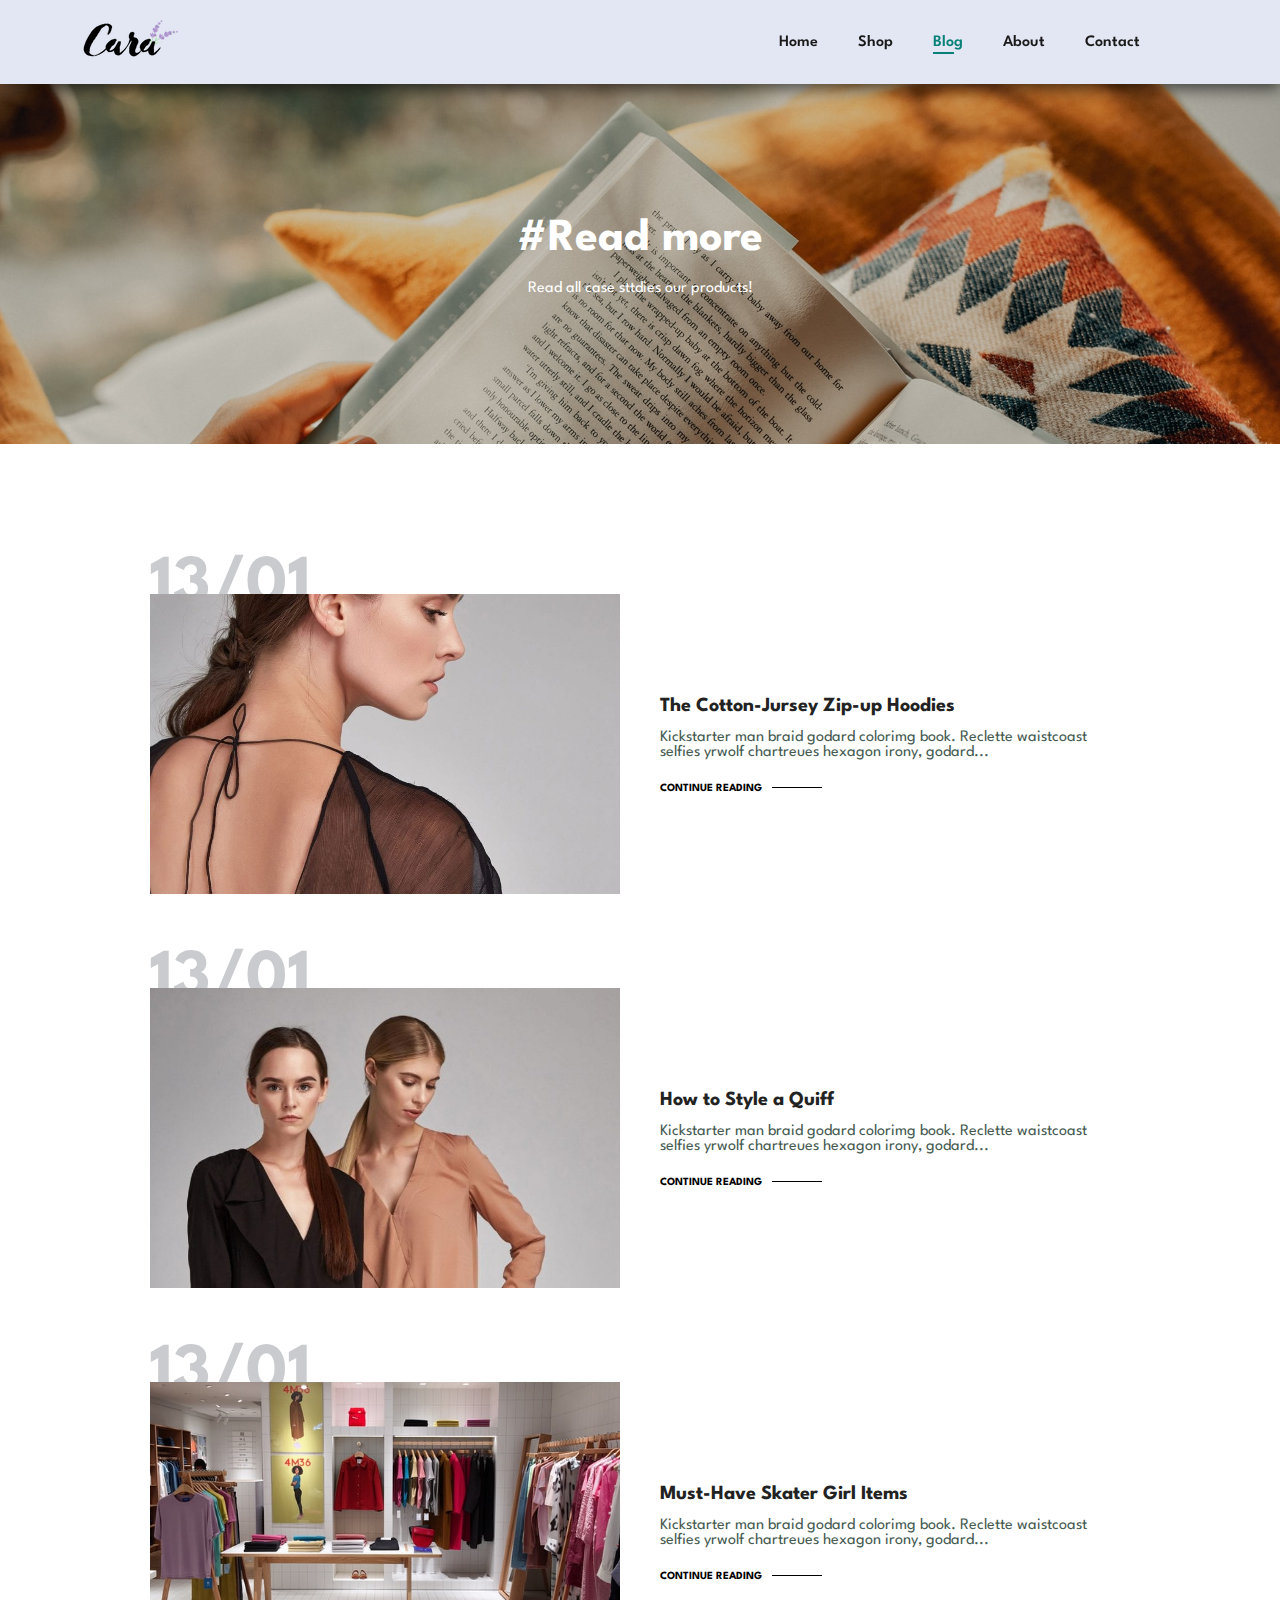
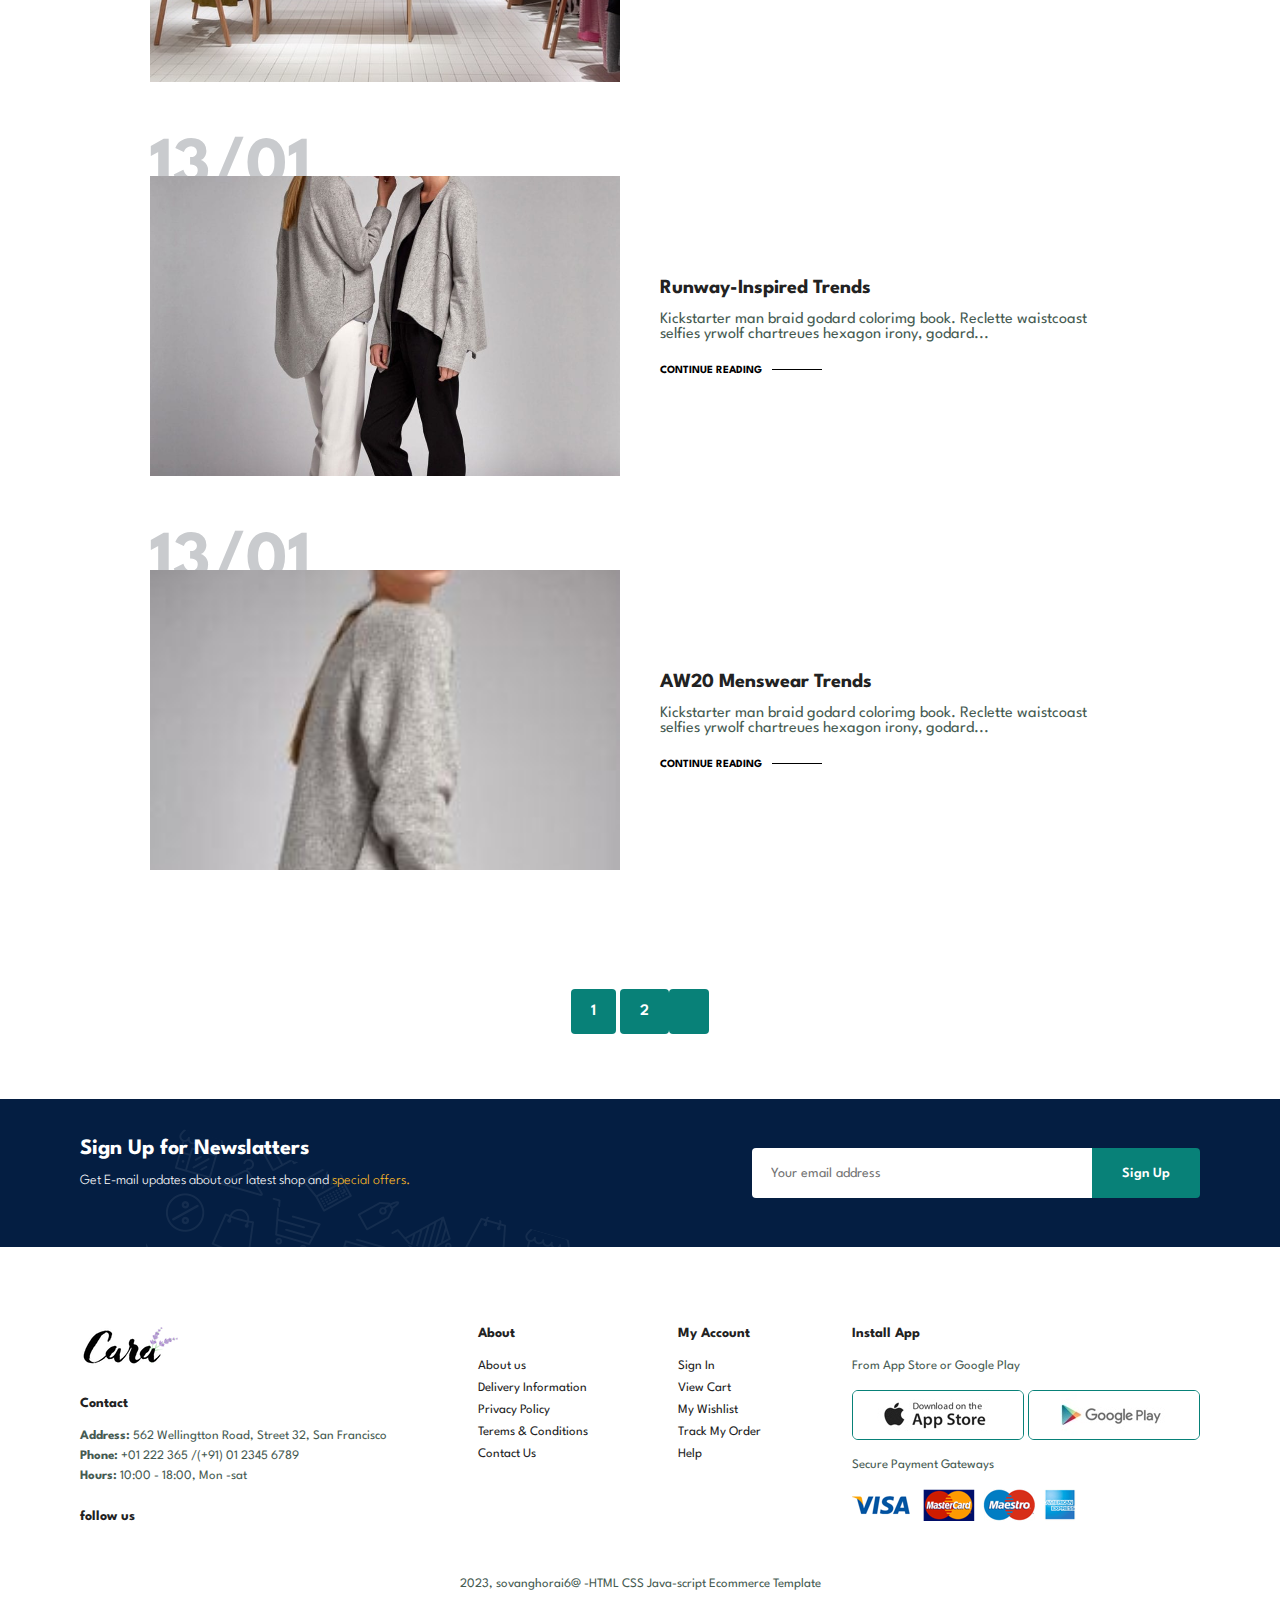
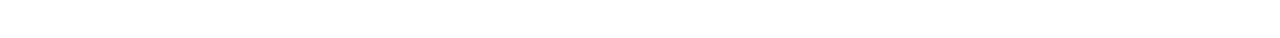
<file: blog.html>
<!DOCTYPE html>
<html lang="en">

<head>
    <meta charset="UTF-8">
    <meta name="viewport" content="width=device-width, initial-scale=1.0">
    <title>Document</title>
    <link rel="stylesheet" href="style.css">
    <link rel="stylesheet" href="https://cdnjs.cloudflare.com/ajax/libs/font-awesome/6.4.2/css/all.min.css"
        integrity="sha512-z3gLpd7yknf1YoNbCzqRKc4qyor8gaKU1qmn+CShxbuBusANI9QpRohGBreCFkKxLhei6S9CQXFEbbKuqLg0DA=="
        crossorigin="anonymous" referrerpolicy="no-referrer" />
</head>

<body>
    <!-- Header-Section -->
    <section id="header">
        <a href="#"><img src="img/logo.png" alt="logo" class="logo"></a>
        <div>
            <ul id="navbar">
                <li><a href="index.html">Home</a></li>
                <li><a href="shop.html">Shop</a></li>
                <li><a class="active" href="blog.html">Blog</a></li>
                <li><a href="about.html">About</a></li>
                <li><a href="contact.html">Contact</a></li>
                <li id="lg-bag"><a href="card.html"><i class="fa-solid fa-bag-shopping"></i></a></li>
                <a href="#" id="close"><i class="fa-solid fa-xmark"></i></a>
            </ul>
        </div>
        <div id="mobile">
            <a href="card.html"><i class="fa-solid fa-bag-shopping"></i></a>
            <i id="bar" class="fas fa-outdent"></i>
        </div>
    </section>

    <!-- Hero-Section -->
    <section id="page-header" class="blog-header">

        <h2>#Read more</h2>

        <p>Read all case sttdies our products! </p>

    </section>

    <!-- Blog-containe -->
    <section id="blog">
        <div class="blog-box">
            <div class="blog-img">
                <img src="img/blog/b1.jpg" alt="">
            </div>
            <div class="blog-details">
                <h4>The Cotton-Jursey Zip-up Hoodies</h4>
                <p>Kickstarter man braid godard colorimg book. Reclette waistcoast selfies yrwolf chartreues hexagon
                    irony, godard...
                </p>
                <a href="#">CONTINUE READING</a>
            </div>
            <h1>13/01</h1>
        </div>
        <div class="blog-box">
            <div class="blog-img">
                <img src="img/blog/b2.jpg" alt="">
            </div>
            <div class="blog-details">
                <h4>How to Style a Quiff</h4>
                <p>Kickstarter man braid godard colorimg book. Reclette waistcoast selfies yrwolf chartreues hexagon
                    irony, godard...
                </p>
                <a href="#">CONTINUE READING</a>
            </div>
            <h1>13/01</h1>
        </div>
        <div class="blog-box">
            <div class="blog-img">
                <img src="img/blog/b3.jpg" alt="">
            </div>
            <div class="blog-details">
                <h4>Must-Have Skater Girl Items</h4>
                <p>Kickstarter man braid godard colorimg book. Reclette waistcoast selfies yrwolf chartreues hexagon
                    irony, godard...
                </p>
                <a href="#">CONTINUE READING</a>
            </div>
            <h1>13/01</h1>
        </div>
        <div class="blog-box">
            <div class="blog-img">
                <img src="img/blog/b4.jpg" alt="">
            </div>
            <div class="blog-details">
                <h4>Runway-Inspired Trends</h4>
                <p>Kickstarter man braid godard colorimg book. Reclette waistcoast selfies yrwolf chartreues hexagon
                    irony, godard...
                </p>
                <a href="#">CONTINUE READING</a>
            </div>
            <h1>13/01</h1>
        </div>
        <div class="blog-box">
            <div class="blog-img">
                <img src="img/blog/b5.jpg" alt="">
            </div>
            <div class="blog-details">
                <h4>AW20 Menswear Trends</h4>
                <p>Kickstarter man braid godard colorimg book. Reclette waistcoast selfies yrwolf chartreues hexagon
                    irony, godard...
                </p>
                <a href="#">CONTINUE READING</a>
            </div>
            <h1>13/01</h1>
        </div>
    </section>

    <!-- Pagenation -->
    <section id="pagination" class="section-p1">
        <a href="#">1</a>
        <a href="#">2</a>
        <a href="#"><i class="fa-solid fa-right-long"></i></a>
    </section>

    <!-- News Latter -->
    <section id="newsletter" class="section-p1 section-m1">
        <div class="newstext">
            <h4>Sign Up for Newslatters</h4>
            <p>Get E-mail updates about our latest shop and <span>special offers.</span></p>
        </div>
        <div class="form">
            <input type="text" placeholder="Your email address">
            <button class="normal">Sign Up</button>
        </div>
    </section>

    <!-- footer -->

    <footer class="section-p1">
        <div class="col">
            <img class="logo" src="img/logo.png" alt="logo">
            <h4>Contact</h4>
            <p><strong>Address: </strong> 562 Wellingtton Road, Street 32, San Francisco</p>
            <p><strong>Phone:</strong> +01 222 365 /(+91) 01 2345 6789</p>
            <p><strong>Hours:</strong> 10:00 - 18:00, Mon -sat</p>
            <div class="follow">
                <h4>follow us</h4>
                <div class="icon">
                    <i class="fab fa-facebook-f"></i>
                    <i class="fab fa-twitter"></i>
                    <i class="fab fa-instagram"></i>
                    <i class="fab fa-pinterest-p"></i>
                    <i class="fab fa-youtube"></i>
                </div>
            </div>
        </div>
        <div class="col">
            <h4>About</h4>
            <a href="#">About us</a>
            <a href="#">Delivery Information</a>
            <a href="#">Privacy Policy</a>
            <a href="#">Terems & Conditions</a>
            <a href="#">Contact Us</a>
        </div>
        <div class="col">
            <h4>My Account</h4>
            <a href="#">Sign In</a>
            <a href="#">View Cart</a>
            <a href="#">My Wishlist</a>
            <a href="#">Track My Order</a>
            <a href="#">Help</a>
        </div>
        <div class="col install">
            <h4>Install App</h4>
            <p>From App Store or Google Play</p>
            <div class="row">
                <img src="img/pay/app.jpg" alt="">
                <img src="img/pay/play.jpg" alt="">
            </div>
            <p>Secure Payment Gateways</p>
            <img src="img/pay/pay.png" alt="">
        </div>
        <div class="copyright">
            <p> 2023, sovanghorai6@ -HTML CSS Java-script Ecommerce Template</p>
        </div>
    </footer>
    <script src="script.js"></script>
</body>

</html>
</file>
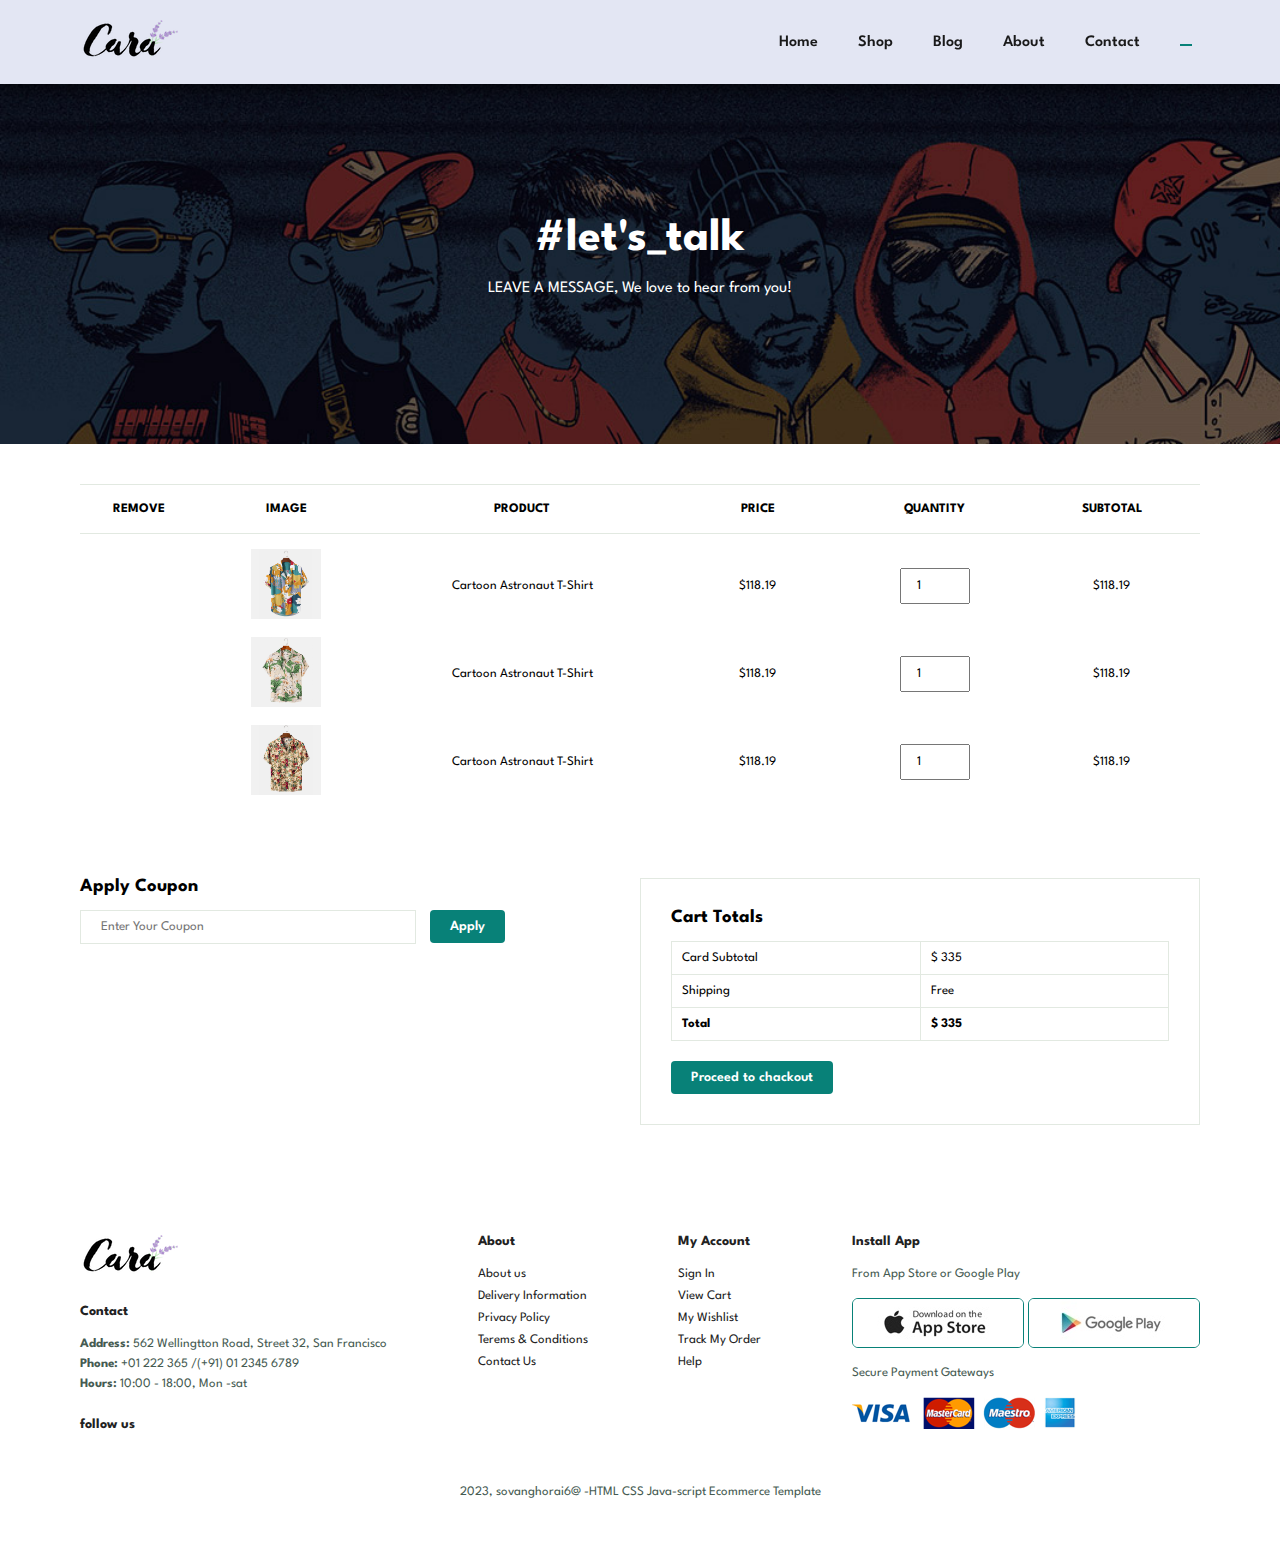
<file: card.html>
<!DOCTYPE html>
<html lang="en">

<head>
    <meta charset="UTF-8">
    <meta name="viewport" content="width=device-width, initial-scale=1.0">
    <title>Document</title>
    <link rel="stylesheet" href="style.css">
    <link rel="stylesheet" href="https://cdnjs.cloudflare.com/ajax/libs/font-awesome/6.4.2/css/all.min.css"
        integrity="sha512-z3gLpd7yknf1YoNbCzqRKc4qyor8gaKU1qmn+CShxbuBusANI9QpRohGBreCFkKxLhei6S9CQXFEbbKuqLg0DA=="
        crossorigin="anonymous" referrerpolicy="no-referrer" />
</head>

<body>
    <!-- Header-Section -->
    <section id="header">
        <a href="#"><img src="img/logo.png" alt="logo" class="logo"></a>
        <div>
            <ul id="navbar">
                <li><a href="index.html">Home</a></li>
                <li><a href="shop.html">Shop</a></li>
                <li><a href="blog.html">Blog</a></li>
                <li><a href="about.html">About</a></li>
                <li><a href="contact.html">Contact</a></li>
                <li id="lg-bag"><a class="active"  href="card.html"><i class="fa-solid fa-bag-shopping"></i></a></li>
                <a href="#" id="close"><i class="fa-solid fa-xmark"></i></a>
            </ul>
        </div>
        <div id="mobile">
            <a href="card.html"><i class="fa-solid fa-bag-shopping"></i></a>
            <i id="bar" class="fas fa-outdent"></i>
        </div>
    </section>

    <!-- Hero-Section -->
    <section id="page-header" class="contact-header">


        <h2>#let's_talk</h2>

        <p>LEAVE A MESSAGE, We love to hear from you! </p>

    </section>

    <!-- Card-Item -->
    <section id="cart" class="section-p1">
        <table width="100%" >
            <thead>
                <tr>
                    <td>Remove</td>
                    <td>Image</td>
                    <td>Product</td>
                    <td>Price</td>
                    <td>Quantity</td>
                    <td>subtotal</td>
                </tr>
            </thead>
            <tbody>
                <tr>
                    <td><a href="#"><i class="far fa-times-circle"></i></a></td>
                    <td><img src="img/products/f1.jpg" alt=""></td>
                    <td>Cartoon Astronaut T-Shirt</td>
                    <td>$118.19</td>
                    <td><input type="number" value="1"></td>
                    <td>$118.19</td>
                </tr>
                <tr>
                    <td><a href="#"><i class="far fa-times-circle"></i></a></td>
                    <td><img src="img/products/f2.jpg" alt=""></td>
                    <td>Cartoon Astronaut T-Shirt</td>
                    <td>$118.19</td>
                    <td><input type="number" value="1"></td>
                    <td>$118.19</td>
                </tr>
                <tr>
                    <td><a href="#"><i class="far fa-times-circle"></i></a></td>
                    <td><img src="img/products/f3.jpg" alt=""></td>
                    <td>Cartoon Astronaut T-Shirt</td>
                    <td>$118.19</td>
                    <td><input type="number" value="1"></td>
                    <td>$118.19</td>
                </tr>
            </tbody>
        </table>
    </section>

    <!-- Cart-Total-->
    <section id="cart-add" class="section-p1">
        <div id="coupon">
            <h3>Apply Coupon</h3>
            <div>
                <input type="text" placeholder="Enter Your Coupon">
                <button class="normal">Apply</button>
            </div>
        </div>
        <div id="subtotal">
            <h3>Cart Totals</h3>
            <table>
                <tr>
                    <td>Card Subtotal</td>
                    <td>$ 335</td>
                </tr>
                <tr>
                    <td>Shipping</td>
                    <td>Free</td>
                </tr>
                <tr>
                    <td><strong>Total</strong></td>
                    <td><strong>$ 335</strong></td>
                </tr>
            </table>
            <button class="normal"> Proceed to chackout</button>
        </div>
    </section>
<!-- footer -->

<footer class="section-p1">
    <div class="col">
        <img class="logo" src="img/logo.png" alt="logo">
        <h4>Contact</h4>
        <p><strong>Address: </strong> 562 Wellingtton Road, Street 32, San Francisco</p>
        <p><strong>Phone:</strong> +01 222 365 /(+91) 01 2345 6789</p>
        <p><strong>Hours:</strong> 10:00 - 18:00, Mon -sat</p>
        <div class="follow">
            <h4>follow us</h4>
            <div class="icon">
                <i class="fab fa-facebook-f"></i>
                <i class="fab fa-twitter"></i>
                <i class="fab fa-instagram"></i>
                <i class="fab fa-pinterest-p"></i>
                <i class="fab fa-youtube"></i>
            </div>
        </div>
    </div>
    <div class="col">
        <h4>About</h4>
        <a href="#">About us</a>
        <a href="#">Delivery Information</a>
        <a href="#">Privacy Policy</a>
        <a href="#">Terems & Conditions</a>
        <a href="#">Contact Us</a>
    </div>
    <div class="col">
        <h4>My Account</h4>
        <a href="#">Sign In</a>
        <a href="#">View Cart</a>
        <a href="#">My Wishlist</a>
        <a href="#">Track My Order</a>
        <a href="#">Help</a>
    </div>
    <div class="col install">
        <h4>Install App</h4>
        <p>From App Store or Google Play</p>
        <div class="row">
            <img src="img/pay/app.jpg" alt="">
            <img src="img/pay/play.jpg" alt="">
        </div>
        <p>Secure Payment Gateways</p>
        <img src="img/pay/pay.png" alt="">
    </div>
    <div class="copyright">
        <p> 2023, sovanghorai6@ -HTML CSS Java-script Ecommerce Template</p>
    </div>
</footer>
</file>
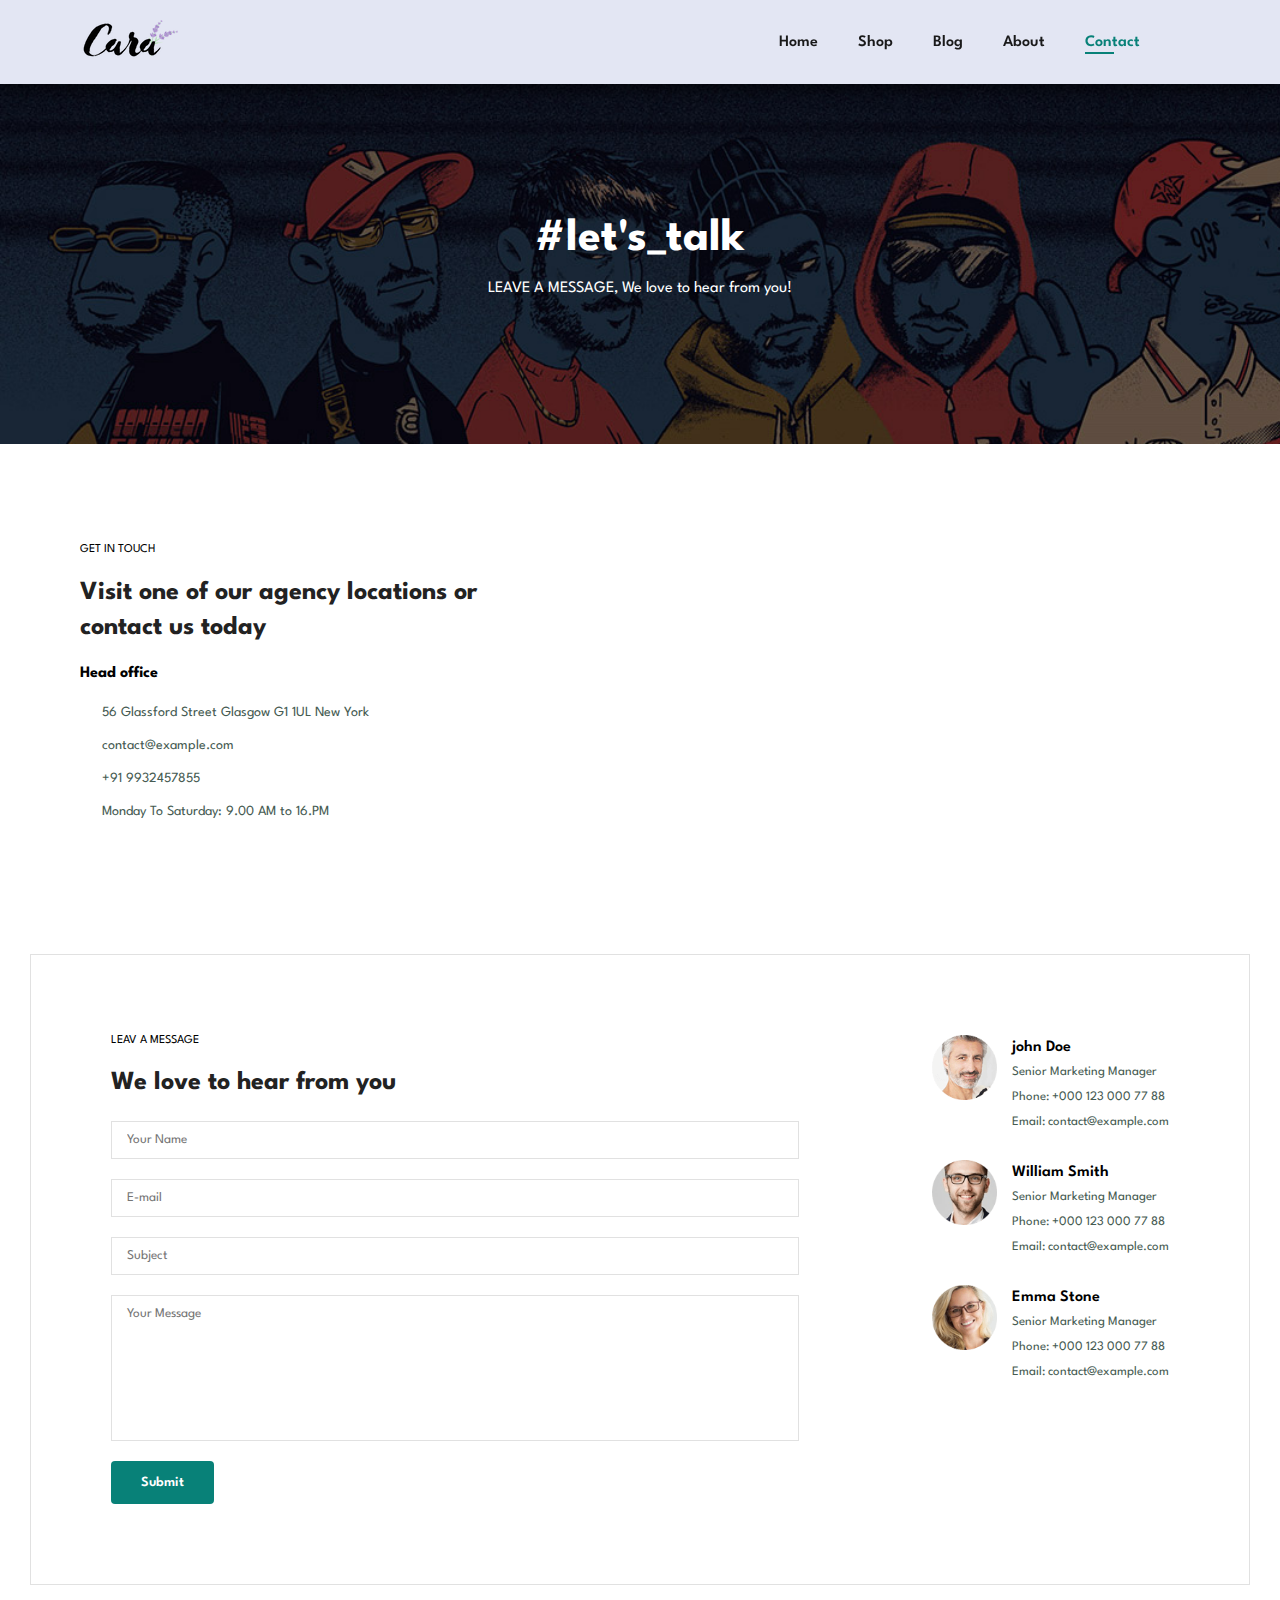
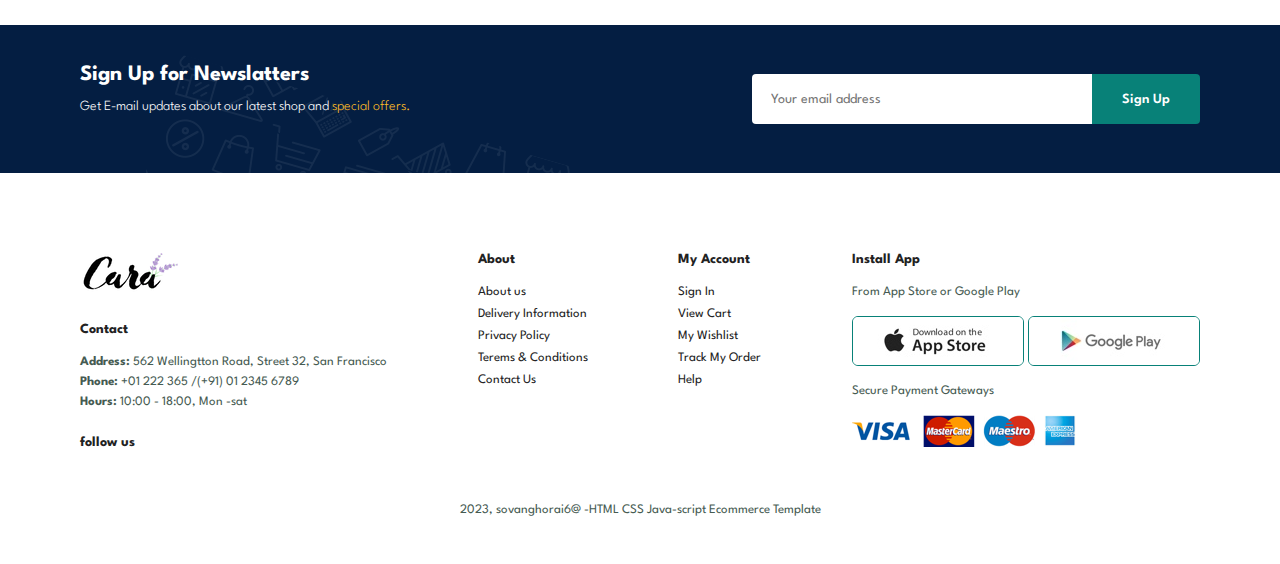
<file: contact.html>
<!DOCTYPE html>
<html lang="en">

<head>
    <meta charset="UTF-8">
    <meta name="viewport" content="width=device-width, initial-scale=1.0">
    <title>Document</title>
    <link rel="stylesheet" href="style.css">
    <link rel="stylesheet" href="https://cdnjs.cloudflare.com/ajax/libs/font-awesome/6.4.2/css/all.min.css"
        integrity="sha512-z3gLpd7yknf1YoNbCzqRKc4qyor8gaKU1qmn+CShxbuBusANI9QpRohGBreCFkKxLhei6S9CQXFEbbKuqLg0DA=="
        crossorigin="anonymous" referrerpolicy="no-referrer" />
</head>

<body>
    <!-- Header-Section -->
    <section id="header">
        <a href="#"><img src="img/logo.png" alt="logo" class="logo"></a>
        <div>
            <ul id="navbar">
                <li><a href="index.html">Home</a></li>
                <li><a href="shop.html">Shop</a></li>
                <li><a href="blog.html">Blog</a></li>
                <li><a href="about.html">About</a></li>
                <li><a class="active" href="contact.html">Contact</a></li>
                <li id="lg-bag"><a href="card.html"><i class="fa-solid fa-bag-shopping"></i></a></li>
                <a href="#" id="close"><i class="fa-solid fa-xmark"></i></a>
            </ul>
        </div>
        <div id="mobile">
            <a href="card.html"><i class="fa-solid fa-bag-shopping"></i></a>
            <i id="bar" class="fas fa-outdent"></i>
        </div>
    </section>

    <!-- Hero-Section -->
    <section id="page-header" class="contact-header">


        <h2>#let's_talk</h2>

        <p>LEAVE A MESSAGE, We love to hear from you! </p>

    </section>

    <!-- Contact-Details -->
    <section id="contact-details" class="section-p1">
        <div class="details">
            <span>GET IN TOUCH</span>
            <h2>Visit one of our agency locations or contact us today</h2>
            <h3>Head office</h3>
            <div>
                <li>
                    <i class="fa-regular fa-map"></i>
                    <p>56 Glassford Street Glasgow G1 1UL New York</p>
                </li>
                <li>
                    <i class="fas fa-envelope"></i>
                    <p>contact@example.com</p>
                </li>
                <li>
                    <i class="fas fa-phone-alt"></i>
                    <p>+91 9932457855</p>
                </li>
                <li>
                    <i class="fas fa-clock"></i>
                    <p>Monday To Saturday: 9.00 AM to 16.PM</p>
                </li>
            </div>
        </div>
        <div class="map">
            <iframe
                src="https://www.google.com/maps/embed?pb=!1m18!1m12!1m3!1d3548.2127448302717!2d75.69766757498336!3d27.212469647145276!2m3!1f0!2f0!3f0!3m2!1i1024!2i768!4f13.1!3m3!1m2!1s0x396cffc30dacc2db%3A0xb78e5c340c935a95!2sUniversity%20of%20Engineering%20%26%20Management%20(UEM)%2C%20Jaipur!5e0!3m2!1sen!2sin!4v1693420775434!5m2!1sen!2sin"
                width="600" height="450" style="border:0;" allowfullscreen="" loading="lazy"
                referrerpolicy="no-referrer-when-downgrade"></iframe>
        </div>
    </section>

    <!-- Contact-Us-From -->
    <section id="from-details">
        <form action="">
            <span>LEAV A MESSAGE</span>
            <h2>We love to hear from you</h2>
            <input type="text" placeholder="Your Name">
            <input type="text" placeholder="E-mail">
            <input type="text" placeholder="Subject">
            <textarea name="" id="" cols="30" rows="10" placeholder="Your Message"></textarea>
            <button class="normal">Submit</button>
        </form>
        <div class="people">
            <div>
                <img src="img/people/1.png" alt="">
                <p><span>john Doe</span> Senior Marketing Manager <br> Phone: +000 123 000 77 88 <br>Email: contact@example.com</p>
            </div>
            <div>
                <img src="img/people/2.png" alt="">
                <p><span>William Smith</span> Senior Marketing Manager <br> Phone: +000 123 000 77 88 <br>Email: contact@example.com</p>
            </div>
            <div>
                <img src="img/people/3.png" alt="">
                <p><span>Emma Stone</span> Senior Marketing Manager <br> Phone: +000 123 000 77 88 <br>Email: contact@example.com</p>
            </div>
        </div>
    </section>
    <!-- News Latter -->
    <section id="newsletter" class="section-p1 section-m1">
        <div class="newstext">
            <h4>Sign Up for Newslatters</h4>
            <p>Get E-mail updates about our latest shop and <span>special offers.</span></p>
        </div>
        <div class="form">
            <input type="text" placeholder="Your email address">
            <button class="normal">Sign Up</button>
        </div>
    </section>

    <!-- footer -->

    <footer class="section-p1">
        <div class="col">
            <img class="logo" src="img/logo.png" alt="logo">
            <h4>Contact</h4>
            <p><strong>Address: </strong> 562 Wellingtton Road, Street 32, San Francisco</p>
            <p><strong>Phone:</strong> +01 222 365 /(+91) 01 2345 6789</p>
            <p><strong>Hours:</strong> 10:00 - 18:00, Mon -sat</p>
            <div class="follow">
                <h4>follow us</h4>
                <div class="icon">
                    <i class="fab fa-facebook-f"></i>
                    <i class="fab fa-twitter"></i>
                    <i class="fab fa-instagram"></i>
                    <i class="fab fa-pinterest-p"></i>
                    <i class="fab fa-youtube"></i>
                </div>
            </div>
        </div>
        <div class="col">
            <h4>About</h4>
            <a href="#">About us</a>
            <a href="#">Delivery Information</a>
            <a href="#">Privacy Policy</a>
            <a href="#">Terems & Conditions</a>
            <a href="#">Contact Us</a>
        </div>
        <div class="col">
            <h4>My Account</h4>
            <a href="#">Sign In</a>
            <a href="#">View Cart</a>
            <a href="#">My Wishlist</a>
            <a href="#">Track My Order</a>
            <a href="#">Help</a>
        </div>
        <div class="col install">
            <h4>Install App</h4>
            <p>From App Store or Google Play</p>
            <div class="row">
                <img src="img/pay/app.jpg" alt="">
                <img src="img/pay/play.jpg" alt="">
            </div>
            <p>Secure Payment Gateways</p>
            <img src="img/pay/pay.png" alt="">
        </div>
        <div class="copyright">
            <p> 2023, sovanghorai6@ -HTML CSS Java-script Ecommerce Template</p>
        </div>
    </footer>
    <script src="script.js"></script>
</body>

</html>
</file>
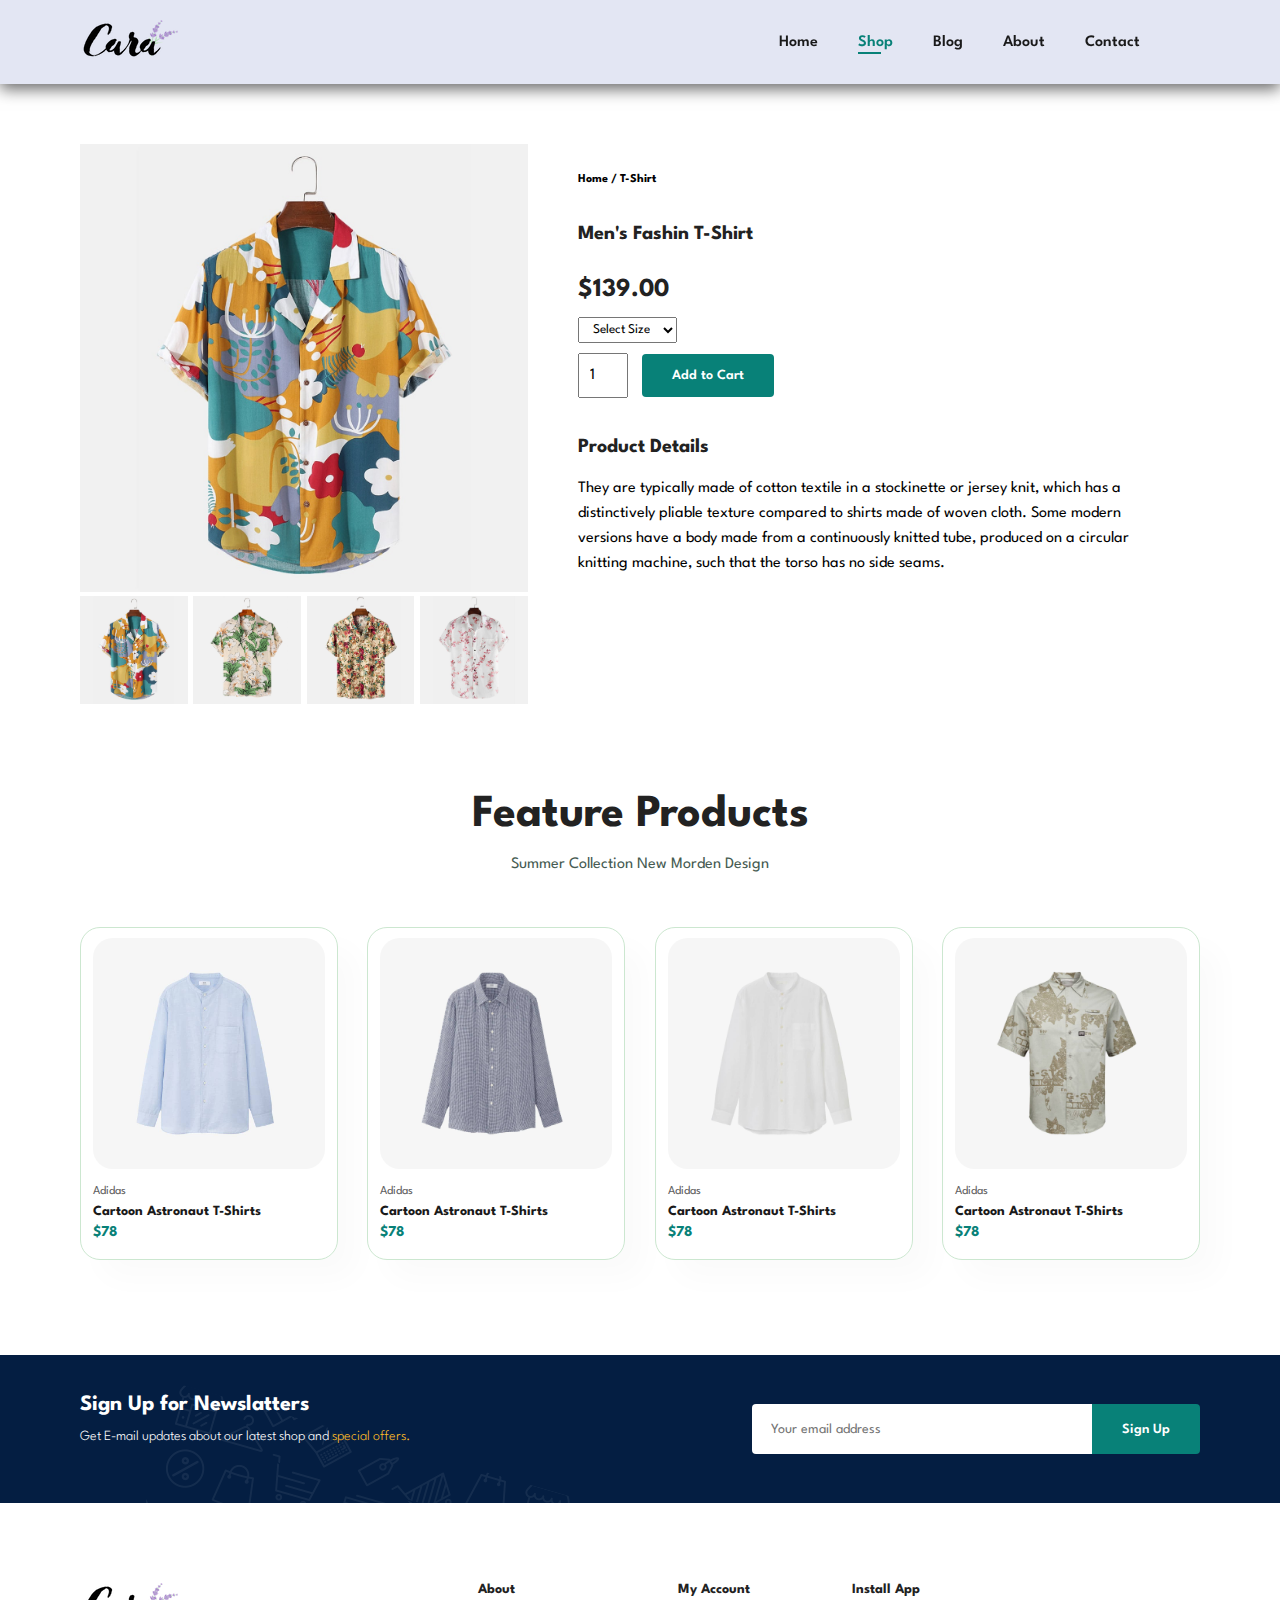
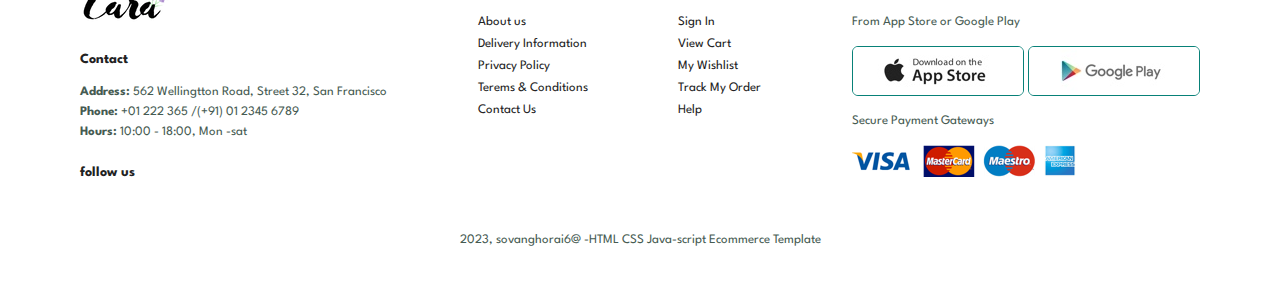
<file: s_product.html>
<!DOCTYPE html>
<html lang="en">

<head>
    <meta charset="UTF-8" />
    <meta name="viewport" content="width=device-width, initial-scale=1.0" />
    <title>Document</title>
    <link rel="stylesheet" href="style.css" />
    <link rel="stylesheet" href="https://cdnjs.cloudflare.com/ajax/libs/font-awesome/6.4.2/css/all.min.css"
        integrity="sha512-z3gLpd7yknf1YoNbCzqRKc4qyor8gaKU1qmn+CShxbuBusANI9QpRohGBreCFkKxLhei6S9CQXFEbbKuqLg0DA=="
        crossorigin="anonymous" referrerpolicy="no-referrer" />
</head>

<body>
    <!-- Header-Section -->

    <section id="header">
        <a href="#"><img src="img/logo.png" alt="logo" class="logo" /></a>
        <div>
            <ul id="navbar">
                <li><a href="index.html">Home</a></li>
                <li><a class="active" href="shop.html">Shop</a></li>
                <li><a href="blog.html">Blog</a></li>
                <li><a href="about.html">About</a></li>
                <li><a href="contact.html">Contact</a></li>
                <li id="lg-bag">
                    <a href="card.html"><i class="fa-solid fa-bag-shopping"></i></a>
                </li>
                <a href="#" id="close"><i class="fa-solid fa-xmark"></i></a>
            </ul>
        </div>
        <div id="mobile">
            <a href="card.html"><i class="fa-solid fa-bag-shopping"></i></a>
            <i id="bar" class="fas fa-outdent"></i>
        </div>
    </section>

    <!-- Single_Product -->

    <section id="prodetails" class="section-p1">
        <div class="single-pro-img">
            <img src="img/products/f1.jpg" width="100%" id="main-img" alt="" />
            <div class="small-img-group">
                <div class="small-img-col">
                    <img src="img/products/f1.jpg" width="100%" class="small-img" alt="" />
                </div>
                <div class="small-img-col">
                    <img src="img/products/f2.jpg" width="100%" class="small-img" alt="" />
                </div>
                <div class="small-img-col">
                    <img src="img/products/f3.jpg" width="100%" class="small-img" alt="" />
                </div>
                <div class="small-img-col">
                    <img src="img/products/f4.jpg" width="100%" class="small-img" alt="" />
                </div>
            </div>
        </div>
        <div class="single-pro-details">
            <h6>Home / T-Shirt</h6>
            <h4>Men's Fashin T-Shirt</h4>
            <h2>$139.00</h2>
            <select>
                <option>Select Size</option>
                <option>L</option>
                <option>M</option>
                <option>XL</option>
                <option>XXL</option>
                <option>XXXL</option>
            </select>
            <input type="number" value="1" />
            <button class="normal">Add to Cart</button>
            <h4>Product Details</h4>
            <span>They are typically made of cotton textile in a stockinette or jersey
                knit, which has a distinctively pliable texture compared to shirts
                made of woven cloth. Some modern versions have a body made from a
                continuously knitted tube, produced on a circular knitting machine,
                such that the torso has no side seams.
            </span>

        </div>
    </section>

    <!-- Product---1 -->

    <section id="product1" class="section-p1" >
        <h2>Feature Products</h2>
        <p>Summer Collection New Morden Design</p>
        <div class="pro-container">
            <div class="pro">
                <img src="img/products/n1.jpg"alt="">
                <div class="des">
                    <span>Adidas</span>
                    <h5>Cartoon Astronaut T-Shirts</h5>
                    <div class="star">
                        <i class="fas fa-star"></i>
                        <i class="fas fa-star"></i>
                        <i class="fas fa-star"></i>
                        <i class="fas fa-star"></i>
                        <i class="fas fa-star"></i>
                    </div>
                    <h4>$78</h4>
                </div>
                <a  href=""><i class="fa-solid fa-cart-plus "></i></a>
            </div>
            <div class="pro">
                <img src="img/products/n2.jpg" alt="">
                <div class="des">
                    <span>Adidas</span>
                    <h5>Cartoon Astronaut T-Shirts</h5>
                    <div class="star">
                        <i class="fas fa-star"></i>
                        <i class="fas fa-star"></i>
                        <i class="fas fa-star"></i>
                        <i class="fas fa-star"></i>
                        <i class="fas fa-star"></i>
                    </div>
                    <h4>$78</h4>
                </div>
                <a  href=""><i class="fa-solid fa-cart-plus "></i></a>
            </div>
            <div class="pro">
                <img src="img/products/n3.jpg" alt="">
                <div class="des">
                    <span>Adidas</span>
                    <h5>Cartoon Astronaut T-Shirts</h5>
                    <div class="star">
                        <i class="fas fa-star"></i>
                        <i class="fas fa-star"></i>
                        <i class="fas fa-star"></i>
                        <i class="fas fa-star"></i>
                        <i class="fas fa-star"></i>
                    </div>
                    <h4>$78</h4>
                </div>
                <a  href=""><i class="fa-solid fa-cart-plus "></i></a>
            </div>
            <div class="pro">
                <img src="img/products/n4.jpg" alt="">
                <div class="des">
                    <span>Adidas</span>
                    <h5>Cartoon Astronaut T-Shirts</h5>
                    <div class="star">
                        <i class="fas fa-star"></i>
                        <i class="fas fa-star"></i>
                        <i class="fas fa-star"></i>
                        <i class="fas fa-star"></i>
                        <i class="fas fa-star"></i>
                    </div>
                    <h4>$78</h4>
                </div>
                <a  href=""><i class="fa-solid fa-cart-plus "></i></a>
            </div>
            
    </section>

    <!-- News Latter -->

    <section id="newsletter" class="section-p1 section-m1">
        <div class="newstext">
            <h4>Sign Up for Newslatters</h4>
            <p>
                Get E-mail updates about our latest shop and
                <span>special offers.</span>
            </p>
        </div>
        <div class="form">
            <input type="text" placeholder="Your email address" />
            <button class="normal">Sign Up</button>
        </div>
    </section>

    <!-- footer -->

    <footer class="section-p1">
        <div class="col">
            <img class="logo" src="img/logo.png" alt="logo" />
            <h4>Contact</h4>
            <p>
                <strong>Address: </strong> 562 Wellingtton Road, Street 32, San
                Francisco
            </p>
            <p><strong>Phone:</strong> +01 222 365 /(+91) 01 2345 6789</p>
            <p><strong>Hours:</strong> 10:00 - 18:00, Mon -sat</p>
            <div class="follow">
                <h4>follow us</h4>
                <div class="icon">
                    <i class="fab fa-facebook-f"></i>
                    <i class="fab fa-twitter"></i>
                    <i class="fab fa-instagram"></i>
                    <i class="fab fa-pinterest-p"></i>
                    <i class="fab fa-youtube"></i>
                </div>
            </div>
        </div>
        <div class="col">
            <h4>About</h4>
            <a href="#">About us</a>
            <a href="#">Delivery Information</a>
            <a href="#">Privacy Policy</a>
            <a href="#">Terems & Conditions</a>
            <a href="#">Contact Us</a>
        </div>
        <div class="col">
            <h4>My Account</h4>
            <a href="#">Sign In</a>
            <a href="#">View Cart</a>
            <a href="#">My Wishlist</a>
            <a href="#">Track My Order</a>
            <a href="#">Help</a>
        </div>
        <div class="col install">
            <h4>Install App</h4>
            <p>From App Store or Google Play</p>
            <div class="row">
                <img src="img/pay/app.jpg" alt="" />
                <img src="img/pay/play.jpg" alt="" />
            </div>
            <p>Secure Payment Gateways</p>
            <img src="img/pay/pay.png" alt="" />
        </div>
        <div class="copyright">
            <p>2023, sovanghorai6@ -HTML CSS Java-script Ecommerce Template</p>
        </div>
    </footer>

    <script src="s1_product.js"> </script>

    <script src="script.js"></script>
</body>

</html>
</file>
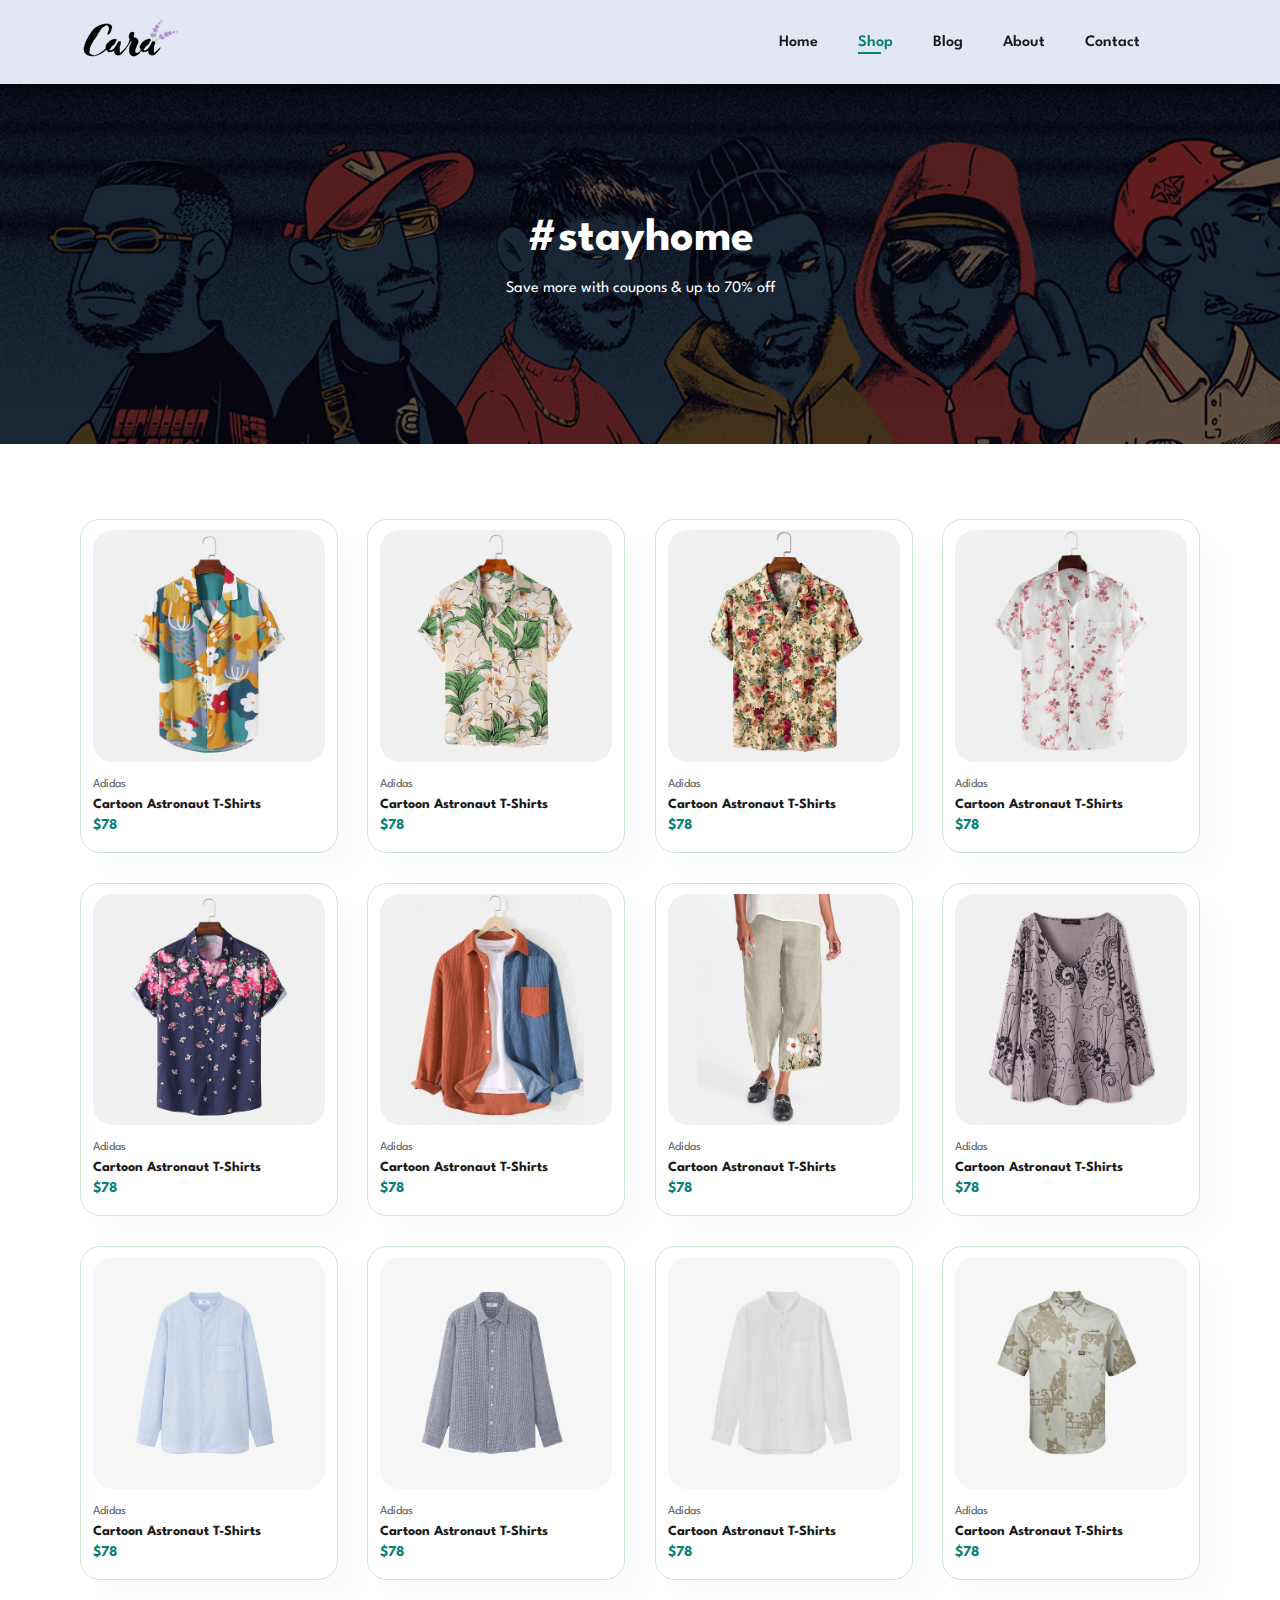
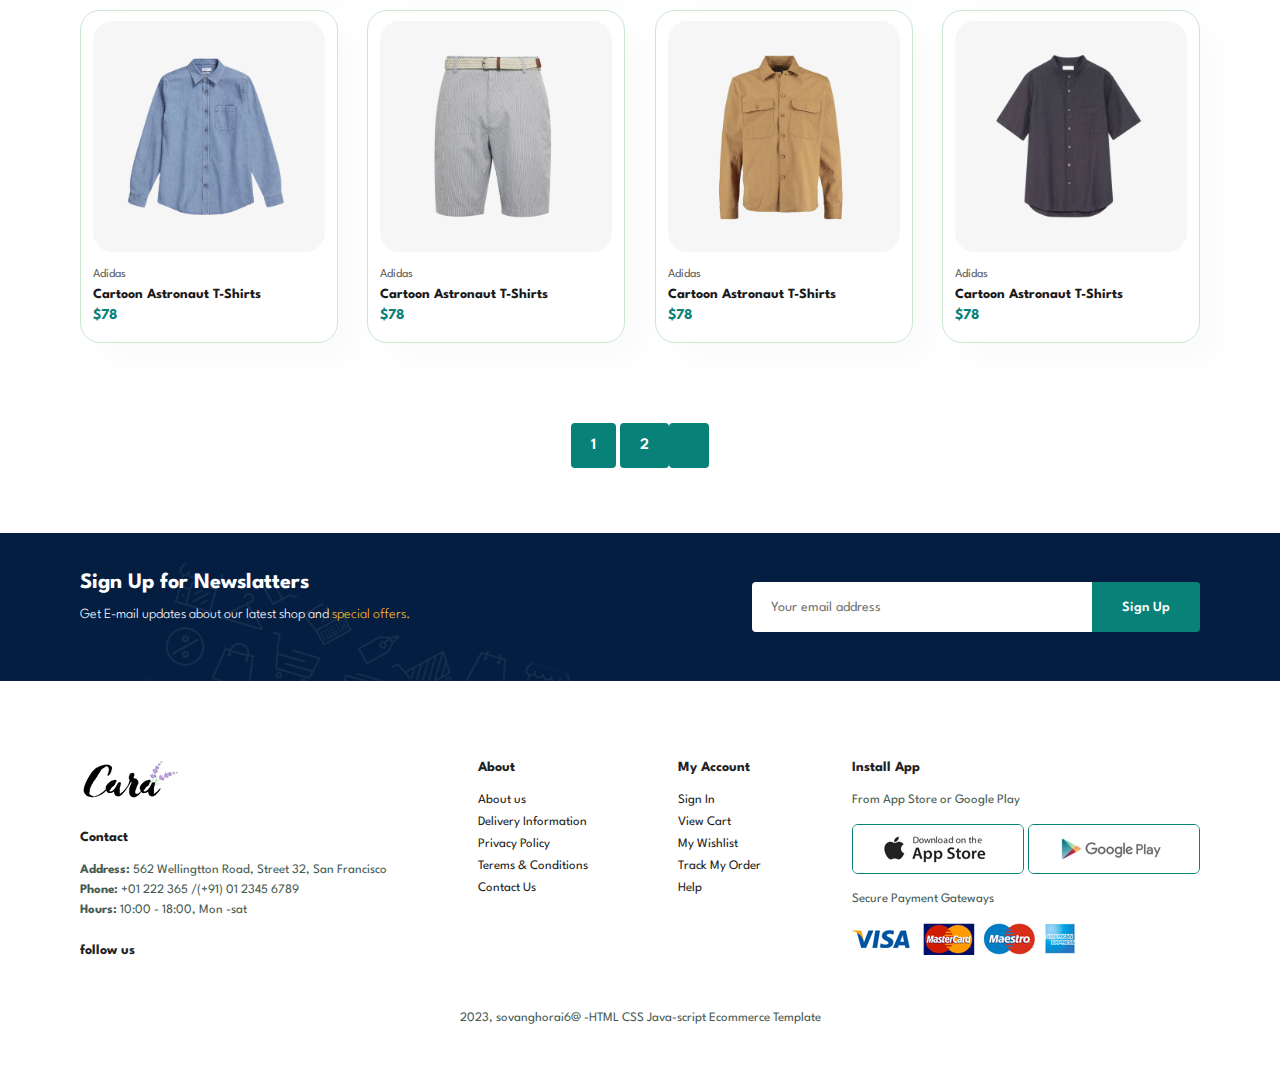
<file: shop.html>
<!DOCTYPE html>
<html lang="en">

<head>
    <meta charset="UTF-8">
    <meta name="viewport" content="width=device-width, initial-scale=1.0">
    <title>Document</title>
    <link rel="stylesheet" href="style.css">
    <link rel="stylesheet" href="https://cdnjs.cloudflare.com/ajax/libs/font-awesome/6.4.2/css/all.min.css"
        integrity="sha512-z3gLpd7yknf1YoNbCzqRKc4qyor8gaKU1qmn+CShxbuBusANI9QpRohGBreCFkKxLhei6S9CQXFEbbKuqLg0DA=="
        crossorigin="anonymous" referrerpolicy="no-referrer" />
</head>

<body>
    <!-- Header-Section -->
    
    <section id="header">
        <a href="#"><img src="img/logo.png" alt="logo" class="logo"></a>
        <div>
            <ul id="navbar">
                <li><a href="index.html">Home</a></li>
                <li><a class="active" href="shop.html">Shop</a></li>
                <li><a href="blog.html">Blog</a></li>
                <li><a href="about.html">About</a></li>
                <li><a href="contact.html">Contact</a></li>
                <li id="lg-bag"><a href="card.html"><i class="fa-solid fa-bag-shopping"></i></a></li>
                <a href="#" id="close"><i class="fa-solid fa-xmark"></i></a>
            </ul>
        </div>
        <div id="mobile">
            <a href="card.html"><i class="fa-solid fa-bag-shopping"></i></a>
            <i id="bar" class="fas fa-outdent"></i>
        </div>
    </section>

    <!-- Hero-Section -->

    <section id="page-header">
       
        <h2>#stayhome</h2>
       
        <p>Save more with coupons & up to 70% off</p>
        
    </section>

    

    <!-- Product--1 -->

    <section id="product1" class="section-p1" >
        
        <div class="pro-container">
            <div class="pro" onclick="window.location.href='s_product.html'">
                <img src="img/products/f1.jpg" alt="">
                <div class="des">
                    <span>Adidas</span>
                    <h5>Cartoon Astronaut T-Shirts</h5>
                    <div class="star">
                        <i class="fas fa-star"></i>
                        <i class="fas fa-star"></i>
                        <i class="fas fa-star"></i>
                        <i class="fas fa-star"></i>
                        <i class="fas fa-star"></i>
                    </div>
                    <h4>$78</h4>
                </div>
                <a  href=""><i class="fa-solid fa-cart-plus "></i></a>
            </div>
            <div class="pro">
                <img src="img/products/f2.jpg" alt="">
                <div class="des">
                    <span>Adidas</span>
                    <h5>Cartoon Astronaut T-Shirts</h5>
                    <div class="star">
                        <i class="fas fa-star"></i>
                        <i class="fas fa-star"></i>
                        <i class="fas fa-star"></i>
                        <i class="fas fa-star"></i>
                        <i class="fas fa-star"></i>
                    </div>
                    <h4>$78</h4>
                </div>
                <a  href=""><i class="fa-solid fa-cart-plus "></i></a>
            </div>
            <div class="pro">
                <img src="img/products/f3.jpg" alt="">
                <div class="des">
                    <span>Adidas</span>
                    <h5>Cartoon Astronaut T-Shirts</h5>
                    <div class="star">
                        <i class="fas fa-star"></i>
                        <i class="fas fa-star"></i>
                        <i class="fas fa-star"></i>
                        <i class="fas fa-star"></i>
                        <i class="fas fa-star"></i>
                    </div>
                    <h4>$78</h4>
                </div>
                <a  href=""><i class="fa-solid fa-cart-plus "></i></a>
            </div>
            <div class="pro">
                <img src="img/products/f4.jpg" alt="">
                <div class="des">
                    <span>Adidas</span>
                    <h5>Cartoon Astronaut T-Shirts</h5>
                    <div class="star">
                        <i class="fas fa-star"></i>
                        <i class="fas fa-star"></i>
                        <i class="fas fa-star"></i>
                        <i class="fas fa-star"></i>
                        <i class="fas fa-star"></i>
                    </div>
                    <h4>$78</h4>
                </div>
                <a  href=""><i class="fa-solid fa-cart-plus "></i></a>
            </div>
            <div class="pro">
                <img src="img/products/f5.jpg" alt="">
                <div class="des">
                    <span>Adidas</span>
                    <h5>Cartoon Astronaut T-Shirts</h5>
                    <div class="star">
                        <i class="fas fa-star"></i>
                        <i class="fas fa-star"></i>
                        <i class="fas fa-star"></i>
                        <i class="fas fa-star"></i>
                        <i class="fas fa-star"></i>
                    </div>
                    <h4>$78</h4>
                </div>
                <a  href=""><i class="fa-solid fa-cart-plus "></i></a>
            </div>
            <div class="pro">
                <img src="img/products/f6.jpg" alt="">
                <div class="des">
                    <span>Adidas</span>
                    <h5>Cartoon Astronaut T-Shirts</h5>
                    <div class="star">
                        <i class="fas fa-star"></i>
                        <i class="fas fa-star"></i>
                        <i class="fas fa-star"></i>
                        <i class="fas fa-star"></i>
                        <i class="fas fa-star"></i>
                    </div>
                    <h4>$78</h4>
                </div>
                <a  href=""><i class="fa-solid fa-cart-plus "></i></a>
            </div>
            <div class="pro">
                <img src="img/products/f7.jpg" alt="">
                <div class="des">
                    <span>Adidas</span>
                    <h5>Cartoon Astronaut T-Shirts</h5>
                    <div class="star">
                        <i class="fas fa-star"></i>
                        <i class="fas fa-star"></i>
                        <i class="fas fa-star"></i>
                        <i class="fas fa-star"></i>
                        <i class="fas fa-star"></i>
                    </div>
                    <h4>$78</h4>
                </div>
                <a  href=""><i class="fa-solid fa-cart-plus "></i></a>
            </div>
            <div class="pro">
                <img src="img/products/f8.jpg" alt="">
                <div class="des">
                    <span>Adidas</span>
                    <h5>Cartoon Astronaut T-Shirts</h5>
                    <div class="star">
                        <i class="fas fa-star"></i>
                        <i class="fas fa-star"></i>
                        <i class="fas fa-star"></i>
                        <i class="fas fa-star"></i>
                        <i class="fas fa-star"></i>
                    </div>
                    <h4>$78</h4>
                </div>
                <a  href=""><i class="fa-solid fa-cart-plus "></i></a>
            </div>
            <div class="pro">
                <img src="img/products/n1.jpg"alt="">
                <div class="des">
                    <span>Adidas</span>
                    <h5>Cartoon Astronaut T-Shirts</h5>
                    <div class="star">
                        <i class="fas fa-star"></i>
                        <i class="fas fa-star"></i>
                        <i class="fas fa-star"></i>
                        <i class="fas fa-star"></i>
                        <i class="fas fa-star"></i>
                    </div>
                    <h4>$78</h4>
                </div>
                <a  href=""><i class="fa-solid fa-cart-plus "></i></a>
            </div>
            <div class="pro">
                <img src="img/products/n2.jpg" alt="">
                <div class="des">
                    <span>Adidas</span>
                    <h5>Cartoon Astronaut T-Shirts</h5>
                    <div class="star">
                        <i class="fas fa-star"></i>
                        <i class="fas fa-star"></i>
                        <i class="fas fa-star"></i>
                        <i class="fas fa-star"></i>
                        <i class="fas fa-star"></i>
                    </div>
                    <h4>$78</h4>
                </div>
                <a  href=""><i class="fa-solid fa-cart-plus "></i></a>
            </div>
            <div class="pro">
                <img src="img/products/n3.jpg" alt="">
                <div class="des">
                    <span>Adidas</span>
                    <h5>Cartoon Astronaut T-Shirts</h5>
                    <div class="star">
                        <i class="fas fa-star"></i>
                        <i class="fas fa-star"></i>
                        <i class="fas fa-star"></i>
                        <i class="fas fa-star"></i>
                        <i class="fas fa-star"></i>
                    </div>
                    <h4>$78</h4>
                </div>
                <a  href=""><i class="fa-solid fa-cart-plus "></i></a>
            </div>
            <div class="pro">
                <img src="img/products/n4.jpg" alt="">
                <div class="des">
                    <span>Adidas</span>
                    <h5>Cartoon Astronaut T-Shirts</h5>
                    <div class="star">
                        <i class="fas fa-star"></i>
                        <i class="fas fa-star"></i>
                        <i class="fas fa-star"></i>
                        <i class="fas fa-star"></i>
                        <i class="fas fa-star"></i>
                    </div>
                    <h4>$78</h4>
                </div>
                <a  href=""><i class="fa-solid fa-cart-plus "></i></a>
            </div>
            <div class="pro">
                <img src="img/products/n5.jpg" alt="">
                <div class="des">
                    <span>Adidas</span>
                    <h5>Cartoon Astronaut T-Shirts</h5>
                    <div class="star">
                        <i class="fas fa-star"></i>
                        <i class="fas fa-star"></i>
                        <i class="fas fa-star"></i>
                        <i class="fas fa-star"></i>
                        <i class="fas fa-star"></i>
                    </div>
                    <h4>$78</h4>
                </div>
                <a  href=""><i class="fa-solid fa-cart-plus "></i></a>
            </div>
            <div class="pro">
                <img src="img/products/n6.jpg" alt="">
                <div class="des">
                    <span>Adidas</span>
                    <h5>Cartoon Astronaut T-Shirts</h5>
                    <div class="star">
                        <i class="fas fa-star"></i>
                        <i class="fas fa-star"></i>
                        <i class="fas fa-star"></i>
                        <i class="fas fa-star"></i>
                        <i class="fas fa-star"></i>
                    </div>
                    <h4>$78</h4>
                </div>
                <a  href=""><i class="fa-solid fa-cart-plus "></i></a>
            </div>
            <div class="pro">
                <img src="img/products/n7.jpg" alt="">
                <div class="des">
                    <span>Adidas</span>
                    <h5>Cartoon Astronaut T-Shirts</h5>
                    <div class="star">
                        <i class="fas fa-star"></i>
                        <i class="fas fa-star"></i>
                        <i class="fas fa-star"></i>
                        <i class="fas fa-star"></i>
                        <i class="fas fa-star"></i>
                    </div>
                    <h4>$78</h4>
                </div>
                <a  href=""><i class="fa-solid fa-cart-plus "></i></a>
            </div>
            <div class="pro">
                <img src="img/products/n8.jpg" alt="">
                <div class="des">
                    <span>Adidas</span>
                    <h5>Cartoon Astronaut T-Shirts</h5>
                    <div class="star">
                        <i class="fas fa-star"></i>
                        <i class="fas fa-star"></i>
                        <i class="fas fa-star"></i>
                        <i class="fas fa-star"></i>
                        <i class="fas fa-star"></i>
                    </div>
                    <h4>$78</h4>
                </div>
                <a  href=""><i class="fa-solid fa-cart-plus "></i></a>
            </div>
        </div>
    </section>

    <!-- Pagination -->

    <section id="pagination" class="section-p1">
        <a href="#">1</a>
        <a href="#">2</a>
        <a href="#"><i class="fa-solid fa-right-long"></i></a>
    </section>
   
    <!-- News Latter -->

    <section id="newsletter" class="section-p1 section-m1">
        <div class="newstext">
            <h4>Sign Up for Newslatters</h4>
            <p>Get E-mail updates about our latest shop and <span>special offers.</span></p>
        </div>
        <div class="form">
            <input type="text" placeholder="Your email address">
            <button class="normal">Sign Up</button>
        </div>
    </section>

    <!-- footer -->

    <footer class="section-p1">
        <div class="col">
            <img class="logo" src="img/logo.png" alt="logo">
            <h4>Contact</h4>
            <p><strong>Address: </strong> 562 Wellingtton Road, Street 32, San Francisco</p>
            <p><strong>Phone:</strong> +01 222 365 /(+91) 01 2345 6789</p>
            <p><strong>Hours:</strong> 10:00 - 18:00, Mon -sat</p>
            <div class="follow">
                <h4>follow us</h4>
                <div class="icon">
                    <i class="fab fa-facebook-f"></i>
                    <i class="fab fa-twitter"></i>
                    <i class="fab fa-instagram"></i>
                    <i class="fab fa-pinterest-p"></i>
                    <i class="fab fa-youtube"></i>
                </div>
            </div>
        </div>
        <div class="col">
            <h4>About</h4>
            <a href="#">About us</a>
            <a href="#">Delivery Information</a>
            <a href="#">Privacy Policy</a>
            <a href="#">Terems & Conditions</a>
            <a href="#">Contact Us</a>
        </div>
        <div class="col">
            <h4>My Account</h4>
            <a href="#">Sign In</a>
            <a href="#">View Cart</a>
            <a href="#">My Wishlist</a>
            <a href="#">Track My Order</a>
            <a href="#">Help</a>
        </div>
        <div class="col install">
            <h4>Install App</h4>
            <p>From App Store or Google Play</p>
            <div class="row">
                <img src="img/pay/app.jpg" alt="">
                <img src="img/pay/play.jpg" alt="">
            </div>
            <p>Secure Payment Gateways</p>
            <img src="img/pay/pay.png" alt="">
        </div>
        <div class="copyright">
            <p> 2023, sovanghorai6@ -HTML CSS Java-script Ecommerce Template</p>
        </div>
    </footer>
    <script src="script.js"></script>
</body>

</html>
</file>
<file: style.css>
@import url("https://fonts.googleapis.com/css2?family=Spartan:wght@100;200;300;400;500;600;700;800;900&display=swap");

* {
    margin: 0;
    padding: 0;
    box-sizing: border-box;
    font-family: "Spartan", sans-serif;
}

html {
    scroll-behavior: smooth;
}

/* Global Styles */

h1 {
    font-size: 50px;
    line-height: 64px;
    color: #222;
}

h2 {
    font-size: 46px;
    line-height: 54px;
    color: #222;
}

h4 {
    font-size: 20px;
    color: #222;
}

h6 {
    font-weight: 700;
    font-size: 12px;
}

p {
    font-size: 16px;
    color: #465b52;
    margin: 15px 0 20px 0;
}

.section-p1 {
    padding: 40px 80px;
}

.section-m1 {
    margin: 40px 0;
}

button.normal {
    font-size: 14px;
    font-weight: 600;
    padding: 15px 30px;
    color: black;
    background-color: white;
    border-radius: 4px;
    cursor: pointer;
    border: none;
    outline: none;
    transition: 0.2s;
}

button.white {
    font-size: 13px;
    font-weight: 600;
    padding: 11px 18px;
    color: white;
    background-color: transparent;

    cursor: pointer;
    border: 1px solid white;
    outline: none;
    transition: 0.2s;
}

body {
    width: 100%;
}

/* Header Start */
#header {
    display: flex;
    align-items: center;
    justify-content: space-between;
    padding: 20px 80px;
    background-color: #E3E6F3;
    box-shadow: 0 5px 15px rgb(0, 0, 0, 0.6);
    z-index: 999;
    position: sticky;
    top: 0;
    left: 0;
}

#navbar {
    display: flex;
    align-items: center;
    justify-content: center;
}

#mobile {
    display: none;
    align-items: center;

}

#close {
    display: none;
}

#navbar li {
    list-style: none;
    padding: 0 20px;
    position: relative;
}

#navbar li a {
    text-decoration: none;
    font-size: 16px;
    font-weight: 600;
    color: #1a1a1a;
    transition: 0.3s ease;
}

#navbar li a:hover {
    color: #088178;
}

#navbar li a:hover,
#navbar li a.active {
    color: #088178;
}

#navbar li a.active::after,
#navbar li a:hover::after {
    content: " ";
    width: 30%;
    height: 2px;
    background: #088178;
    position: absolute;
    bottom: -4px;
    left: 20px;
}

/* Hero-Section */

#hero {
    background-image: url("img/Hero_my-2.jpg");
    height: 90vh;
    width: 100%;
    background-size: cover;
    background-position: top 25% right 0;
    padding: 0 80px;
    display: flex;
    flex-direction: column;
    align-items: flex-start;
    justify-content: center;

}

#hero h4 {
    padding-bottom: 15px;

}

#hero h1 {
    color: #088178;
}

#hero button {
    background-image: url("img/button.png");
    background-color: transparent;
    color: #088178;
    border: 0;
    padding: 14px 80px 14px 65px;
    background-repeat: no-repeat;
    cursor: pointer;
    font-weight: 700;
    font-size: 15px;
}

/* Feture-Section */
#feature {
    display: flex;
    align-items: center;
    justify-content: space-between;
    flex-wrap: wrap;
}

#feature .fe-box {
    width: 180px;
    text-align: center;
    padding: 25px 15px;
    box-shadow: 20px 20px 34px rgb(0, 0, 0, 0, 0.03);
    border: 1px solid #cce7d0;
    border-radius: 4px;
    margin: 15px 0;
}

#feature .fe-box img {
    width: 100%;
    margin-bottom: 10px;
}

#feature .fe-box:hover {
    box-shadow: 10px 10px 54px rgb(70, 62, 221, 0.1);
}

#feature .fe-box h6 {
    display: inline-block;
    padding: 9px 8px 6px 8px;
    line-height: 1;
    border-radius: 4px;
    color: #088178;
    background-color: #fddde4;
}

#feature .fe-box:nth-child(2) h6 {
    background-color: #cdebbc;
}

#feature .fe-box:nth-child(3) h6 {
    background-color: #d1e8f2;
}

#feature .fe-box:nth-child(4) h6 {
    background-color: #cdd4f8;
}

#feature .fe-box:nth-child(5) h6 {
    background-color: #f6dbf6;
}

#feature .fe-box:nth-child(6) h6 {
    background-color: #fff2e5;
}


/* Product--1  */

#product1 {
    text-align: center;
}

#product1 .pro-container {
    display: flex;
    justify-content: space-between;
    padding-top: 20px;
    flex-wrap: wrap;

}

#product1 .pro {
    width: 23%;
    min-width: 250px;
    padding: 10px 12px;
    border: 1px solid #cce7d0;
    border-radius: 20px;
    cursor: pointer;
    box-shadow: 20px 20px 30px rgba(0, 0, 0, 0.02);
    margin: 15px 0;
    transition: 0.2s ease;
    position: relative;
}

#product1 .pro img {
    width: 100%;
    border-radius: 20px;
}

#product1 .pro:hover {
    box-shadow: 20px 20px 30px rgba(0, 0, 0, 0.06);
}

#product1 .pro .des {
    text-align: start;
    padding: 10px 0;
}

#product1 .pro .des span {
    color: #606060;
    font-size: 12px;

}

#product1 .pro .des h5 {
    padding-top: 7px;
    color: #1a1a1a;
    font-size: 14px;
}

#product1 .pro .des i {
    font-size: 12px;
    color: rgb(243, 181, 25);
}

#product1 .pro .des h4 {
    padding-top: 7px;
    font-size: 15px;
    font-weight: 700;
    color: #088178;
}

/* #product1 .pro .cart{
    width: 40px;
    height: 40px;
    line-height: 40px;
    border-radius: 50px;
    background-color: #e8f6ea;
    font-weight: 500;
    color: #088178;
    border-color: 1px solid #cce7d0;

} */

#product1 .pro a {
    position: absolute;
    bottom: 20px;
    right: 15px;
    font-size: 24px;
}

#banner {

    display: flex;
    flex-direction: column;
    justify-content: center;
    align-items: center;
    background-image: url("img/banner/b2.jpg");
    width: 100%;
    height: 40vh;
    background-size: cover;
    background-position: center;
}

#banner h4 {
    color: #fff;
    font-size: 16px;

}

#banner h2 {
    color: #fff;
    font-size: 30px;
    padding: 10px 0;
}

#banner h2 span {
    color: #ef3636;
}

#banner button:hover {
    background-color: #088178;
    color: white;
}

/* sm-banner */
#sm-banner {
    display: flex;
    justify-content: space-between;
    flex-wrap: wrap;
}

#sm-banner .banner-box {
    display: flex;
    flex-direction: column;
    justify-content: center;
    align-items: flex-start;
    background-image: url("img/banner/b17.jpg");
    /* ********************* */
    min-width: 660px;
    height: 50vh;
    background-size: cover;
    background-position: center;
    padding: 30px;
}

#sm-banner .banner-box2 {
    background-image: url("img/banner/b10.jpg");
}

#sm-banner h4 {
    color: white;
    font-size: 20px;
    font-weight: 300;
}

#sm-banner h2 {
    color: white;
    font-size: 28px;
    font-weight: 800;

}

#sm-banner span {
    color: white;
    font-weight: 500;
    font-size: 14px;
    padding-bottom: 15px;
}

#sm-banner .banner-box:hover button {
    background-color: #088178;
    border: 1px solid #088178;
}

/* banner3 */
#banner3 {
    display: flex;
    justify-content: space-between;
    flex-wrap: wrap;
    padding: 0 80px;
}

#banner3 .banner-box {
    display: flex;
    flex-direction: column;
    justify-content: center;
    align-items: flex-start;
    background-image: url("img/banner/b7.jpg");
    /* ********************* */
    min-width: 30%;
    height: 30vh;
    background-size: cover;
    background-position: center;
    padding: 20px;
    margin-bottom: 20px;
}

#banner3 .banner-box2 {
    background-image: url("img/banner/b4.jpg");
}

#banner3 .banner-box3 {
    background-image: url("img/banner/b18.jpg");
}

#banner3 h2 {
    color: white;
    font-weight: 900;
    font-size: 22px;
}

#banner3 h3 {
    color: #ec544e;
    font-weight: 800;
    font-size: 15px;
}

/* newsletter */

#newsletter {
    display: flex;
    flex-wrap: wrap;
    justify-content: space-between;
    align-items: center;
    background-image: url("img/banner/b14.png");
    background-repeat: no-repeat;
    background-position: 20% 30px;
    background-color: #041e42;

}

#newsletter h4 {
    font-size: 22px;
    font-weight: 700;
    color: white;
}

#newsletter p {
    font-size: 14px;
    font-weight: 300;
    color: white;
}

#newsletter p span {
    color: #ffbd27;

}

#newsletter .form {
    display: flex;
    width: 40%;


}

#newsletter input {
    height: 3.125rem;
    padding: 0 1.25em;
    font-size: 14px;
    width: 100%;
    border: 1px solid transparent;
    border-radius: 4px;
    outline: none;
    border-top-right-radius: 0;
    border-bottom-right-radius: 0;
}

#newsletter button {
    background-color: #088178;
    color: white;
    white-space: nowrap;
    border-top-left-radius: 0;
    border-bottom-left-radius: 0;
}

/* footer */

footer {
    display: flex;
    flex-wrap: wrap;
    justify-content: space-between;

}

footer .col {
    display: flex;
    flex-direction: column;
    align-items: flex-start;
    margin-bottom: 20px;
}

footer .logo {
    margin-bottom: 30px;
}

footer h4 {
    font-size: 14px;
    padding-bottom: 20px;
}

footer p {
    font-size: 13px;
    margin: 0 0 8px 0;
}

footer a {
    font-size: 13px;
    text-decoration: none;
    color: #222;
    margin-bottom: 10px;
}

footer .follow {
    margin-top: 20px;

}

footer .follow i {
    color: #465b52;
    padding-right: 4px;
    cursor: pointer;
}

footer .install .row img {
    border: 1px solid #088178;
    border-radius: 6px;
}

footer .install img {
    margin: 10px 0 15px 0;

}

footer .follow i:hover,
footer a:hover {
    color: #088108;
}

footer .copyright {
    width: 100%;
    text-align: center;
}

/* <=============================================Shop Page====================================> */

#page-header {
    background-image: url("img/banner/b1.jpg");
    width: 100%;
    height: 40vh;
    background-size: cover;
    display: flex;
    justify-content: center;
    align-items: center;
    flex-direction: column;
    padding: 14px;

}

#page-header h2,
#page-header p {
    color: white;
}

#pagination {
    text-align: center;
}

#pagination a {
    text-decoration: none;
    background-color: #088178;
    padding: 15px 20px;
    border-radius: 4px;
    color: white;
    font-weight: 600;
}

#pagination a i {
    font-size: 16px;
    font-weight: 600;
}

/* <<==============================================Single-Product=================================================>> */
#prodetails {
    display: flex;
    margin-top: 20px;
}

#prodetails .single-pro-img {
    width: 40%;
    margin-right: 50px;
}

.small-img-group {
    display: flex;
    justify-content: space-between;
}

.small-img-col {
    flex-basis: 24%;
    cursor: pointer;
}

#prodetails .single-pro-details {
    width: 50%;
    padding-top: 30px;
}

#prodetails .single-pro-details h4 {
    padding: 40px 0 20px 0;

}

#prodetails .single-pro-details h2 {
    font-size: 26px;

}

#prodetails .single-pro-details select {
    display: block;
    padding: 5px 10px;
    margin-bottom: 10px;
}

#prodetails .single-pro-details input {
    width: 50px;
    height: 45px;
    padding-left: 10px;
    font-size: 16px;
    margin-right: 10px;
}

#prodetails .single-pro-details input:focus {
    outline: none;
}

#prodetails .single-pro-details button {
    background-color: #088178;
    color: white;
}

#prodetails .single-pro-details span {
    line-height: 25px;
}

/* <<=============================================Blog Page=================================================>> */
#page-header.blog-header {
    background-image: url("img/banner/b19.jpg");
}

#blog {
    padding: 150px 150px 0 150px;
}

#blog .blog-box {
    display: flex;
    align-items: center;
    width: 100%;
    position: relative;
    padding-bottom: 90px;
}

#blog .blog-img {
    width: 50%;
    margin-right: 40px;
}

#blog img {
    width: 100%;
    height: 300px;
    object-fit: cover;
}

#blog .blog-details {
    width: 50%;
}

#blog .blog-details a {
    text-decoration: none;
    font-size: 11px;
    color: black;
    font-weight: 700;
    position: relative;
    transition: 0.3s;
}

#blog .blog-details a::after {
    content: "";
    width: 50px;
    height: 1px;
    background-color: black;
    position: absolute;
    top: 4px;
    right: -60px;
}

#blog .blog-details a:hover {
    color: #088178;
}

#blog .blog-details a:hover:after {
    background-color: #088178;
}

#blog .blog-box h1 {
    position: absolute;
    top: -40px;
    left: 0;
    font-size: 70px;
    font-weight: 700;
    color: #c9cbce;
    z-index: -99;
}

/* <<============================================About-Page=========================================================>> */

#page-header.about-header {
    background-image: url("img/about/banner.png");
}

#about-head {
    display: flex;
    align-items: center;
}

#about-head img {
    width: 50%;
    height: auto;
}

#about-head div {
    width: 50%;
    padding-left: 40px;
}

#about-app {
    text-align: center;
}

#about-app .video {
    width: 70%;
    height: 100%;
    margin-top: 30px;
    border-radius: 20px;
}

/* <<==============================================Contact-Page===============================================>> */

#contact-details {
    display: flex;
    align-items: center;
    justify-content: space-between;
}

#contact-details .details {
    width: 40%;
}

#contact-details .details span {
    font-size: 12px;
}

#contact-details .details h2 {
    font-size: 26px;
    line-height: 35px;
    padding: 20px 0;
}

#contact-details .details h3 {
    font-size: 16px;
    padding-bottom: 15px;
}

#contact-details .details li {
    list-style: none;
    display: flex;
    padding: 10px 0;
}

#contact-details .details li i {
    font-size: 14px;
    padding-right: 22px;
}

#contact-details .details li p {
    margin: 0;
    font-size: 14px;
}

#contact-details .map {
    width: 55%;
    height: 400px;
}

#contact-details .map iframe {
    width: 100%;
    height: 100%;
}

#from-details {
    display: flex;
    justify-content: space-between;
    margin: 30px;
    padding: 80px;
    border: 1px solid #e1e1e1;
}

#from-details form {
    width: 65%;
    display: flex;
    flex-direction: column;
    align-items: flex-start;
}

#from-details form span {
    font-size: 12px;
}

#from-details form h2 {
    font-size: 26px;
    line-height: 35px;
    padding: 20px 0;
}

#from-details form input,
#from-details form textarea {
    width: 100%;
    padding: 12px 15px;
    outline: none;
    margin-bottom: 20px;
    border: 1px solid #e1e1e1;
    resize: none;
}

#from-details form button {
    background-color: #088178;
    color: white;
}

#from-details .people div {
    padding-bottom: 25px;
    display: flex;
    align-items: flex-start;
}

#from-details .people div img {
    width: 65px;
    height: 65px;
    object-fit: cover;
    margin-right: 15px;
}

#from-details .people div p {
    margin: 0;
    font-size: 13px;
    line-height: 25px;
}

#from-details .people div p span {
    display: block;
    font-size: 16px;
    font-weight: 600;
    color: black;
}

/* <<==================================================Cart Page==============================================>> */

#cart {
    overflow-x: auto;
}

#cart table thead {
    border: 1px solid #e2e9e1;
    border-left: none;
    border-right: none;
}

#cart table thead td {
    font-weight: 700;
    text-transform: uppercase;
    font-size: 13px;
    padding: 18px 0;
}

#cart table {
    width: 100%;
    border-collapse: collapse;
    table-layout: fixed;
    white-space: nowrap;
}

#cart table img {
    width: 70px;
}

#cart table td:nth-child(1) {
    width: 100px;
    text-align: center;
}

#cart table td:nth-child(2) {
    width: 150px;
    text-align: center;
}

#cart table td:nth-child(3) {
    width: 250px;
    text-align: center;
}

#cart table td:nth-child(4) {
    width: 150px;
    text-align: center;
}

#cart table td:nth-child(5),
#cart table td:nth-child(6) {
    width: 150px;
    text-align: center;
}

#cart table td:nth-child(5) input {
    width: 70px;
    padding: 10px 5px 10px 15px;
}

#cart table tbody tr td {
    padding-top: 15px;
}

#cart table tbody td {
    font-size: 13px;
}

#cart-add {
    display: flex;
    flex-wrap: wrap;
    justify-content: space-between;
}

#coupon {
    width: 50%;
    margin-bottom: 30px;
}

#coupon h3 {
    padding-bottom: 15px;
}

#coupon input {
    padding: 10px 20px;
    outline: none;
    width: 60%;
    margin-right: 10px;
    border: 1px solid #e2e9e1;
}

#coupon button,
#subtotal button {
    background-color: #088178;
    color: white;
    padding: 10px 20px;
}

#subtotal {
    width: 50%;
    margin-bottom: 30px;
    border: 1px solid #e2e9e1;
    padding: 30px;
}

#subtotal table {
    border-collapse: collapse;
    width: 100%;
    margin-bottom: 20px;
}

#subtotal table td {
    width: 50%;
    border: 1px solid #e2e9e1;
    padding: 10px;
    font-size: 13px;
}

#subtotal h3 {
    padding-bottom: 15px;
}

/*=================== Media--Quary ====================*/

@media (max-width:799px) {
    .section-p1 {
        padding: 40px 40px;
    }

    #navbar {
        display: flex;
        flex-direction: column;
        align-items: flex-start;
        justify-content: flex-start;
        position: fixed;
        top: 0;
        right: -300px;
        height: 100vh;
        width: 300px;
        background-color: #E3E6F3;
        box-shadow: 0 40px 60px rgba(0, 0, 0, 0.01);
        padding: 80px 0 0 10px;
        transition: 0.3s;
    }

    #navbar.active {
        right: 0;
    }

    #navbar li {
        margin-bottom: 25px;
    }

    #mobile {
        display: flex;
        align-items: center;
    }

    #mobile i {
        color: #1a1a1a;
        font-size: 24px;
        padding-left: 20px;
    }

    #close {
        display: initial;
        position: absolute;
        top: 30px;
        left: 30px;
        color: #222;
        font-size: 24px;
    }

    #lg-bag {
        display: none;
    }

    /* Hero */
    #hero {

        height: 70vh;
        padding: 0 80px;
        background-position: top 30% right 30%;

    }

    #feature {
        justify-content: center;
    }

    #feature .fe-box {

        margin: 15px 15px;
    }

    /* Pruduct */

    #product1 .pro-container {

        justify-content: center;
    }

    #product1 .pro {

        margin: 15px;
    }

    /* bannar */
    #banner {

        height: 20vh;

    }

    /* bannar-box */

    #sm-banner .banner-box {

        min-width: 100%;
        height: 30vh;
    }

    /* Banner-3 */
    #banner3 {

        padding: 0 40px;
    }

    #banner3 .banner-box {

        width: 28%;
    }

    #banner3 h2 {
        font-size: 18px;
    }

    /* Newslatter */
    #newsletter .form {

        width: 70%;
    }

    /* <=============================Blog-Page-Media-Quary=======================>> */
    #blog {
        padding: 150px 100px 0 100px;
    }

    /* <<======================Contact-Page_Media-Quary========================>> */
    #from-details {
      
        padding: 30px;
        border: 1px solid #e1e1e1;
    }
    #from-details form {
        width: 50%;
        padding-right: 20px;
        
    }
}

@media(max-width:477px) {
    .section-p1 {
        padding: 20px;
    }

    #header {

        padding: 10px 30px;

    }

    /* Hero */
    #hero {
        height: 70vh;
        padding: 0 20px;
        background-position: 65%;
    }

    h2 {
        font-size: 32px;
    }

    h1 {
        font-size: 38px;
    }

    /* Feature */
    #feature {
        justify-content: space-between;
    }

    #feature .fe-box {
        width: 155px;
        margin: 0 0 15px 0;
    }

    /* Product */
    #product1 .pro {
        width: 100%;

    }

    /* Bannar */
    #banner {
        height: 40vh;
        padding: 20px;
    }

    #sm-banner .banner-box {

        height: 40vh;
    }

    #sm-banner .banner-box2 {
        margin-top: 20px;
    }

    /* Bannar */
    #banner3 {
        padding: 0 20px;
    }

    #banner3 .banner-box {
        width: 100%;
    }

    /* NewsLatter */
    #newsletter {
        padding: 40px 20px;
    }

    #newsletter .form {
        width: 100%;
    }

    /* copyright */
    footer .copyright {
        text-align: start;
    }

    /* <<================================Single-Product Media Quari==================================>> */
    #prodetails {
        flex-direction: column;
    }

    #prodetails .single-pro-img {
        width: 100%;
        margin-right: 0px;

    }

    #prodetails .single-pro-details {
        width: 100%;

    }

    /* <=============================Blog-Page-Media-Quary=======================>> */

    #blog {
        padding: 100px 20px 0 20px;
    }

    #blog .blog-box {

        flex-direction: column;
    }

    #blog .blog-img {
        width: 100%;
        margin-right: 0px;
        margin-bottom: 30px;
    }

    #blog .blog-details {
        width: 100%;
    }

    /* <<======================About-Page_Media-Quary========================>> */
    #about-head {
        display: flex;
        flex-direction: column;

    }

    #about-head img {
        width: 100%;
        height: auto;
        margin-bottom: 30px;
    }

    #about-head div {
        width: 100%;
        padding-left: 0px;
    }

    #about-app .video {
        width: 100%;
        height: 100%;
        margin-top: 30px;
        border-radius: 20px;
    }

    /* <<======================Contact-Page_Media-Quary========================>> */
    #contact-details {
        flex-direction: column;
      
    }
    #contact-details .details {
        width: 100%;
        margin-bottom: 30px;
    }
    #contact-details .map {
        width: 100%;
       
    }
    #from-details {
        
        margin: 10px;
        padding: 30px 10px;
        flex-direction: column;
   
    }
    #from-details form {
        width: 100%;
        padding-right: 0px;
        margin-bottom: 30px;
    }

    /* <<======================Cart-Page_Media-Quary========================>> */
    #cart-add {

        flex-direction: column;

    }

    #coupon {
        width: 100%;

    }

    #subtotal {
        padding: 20px;
        width: 100%;

    }
}
</file>
